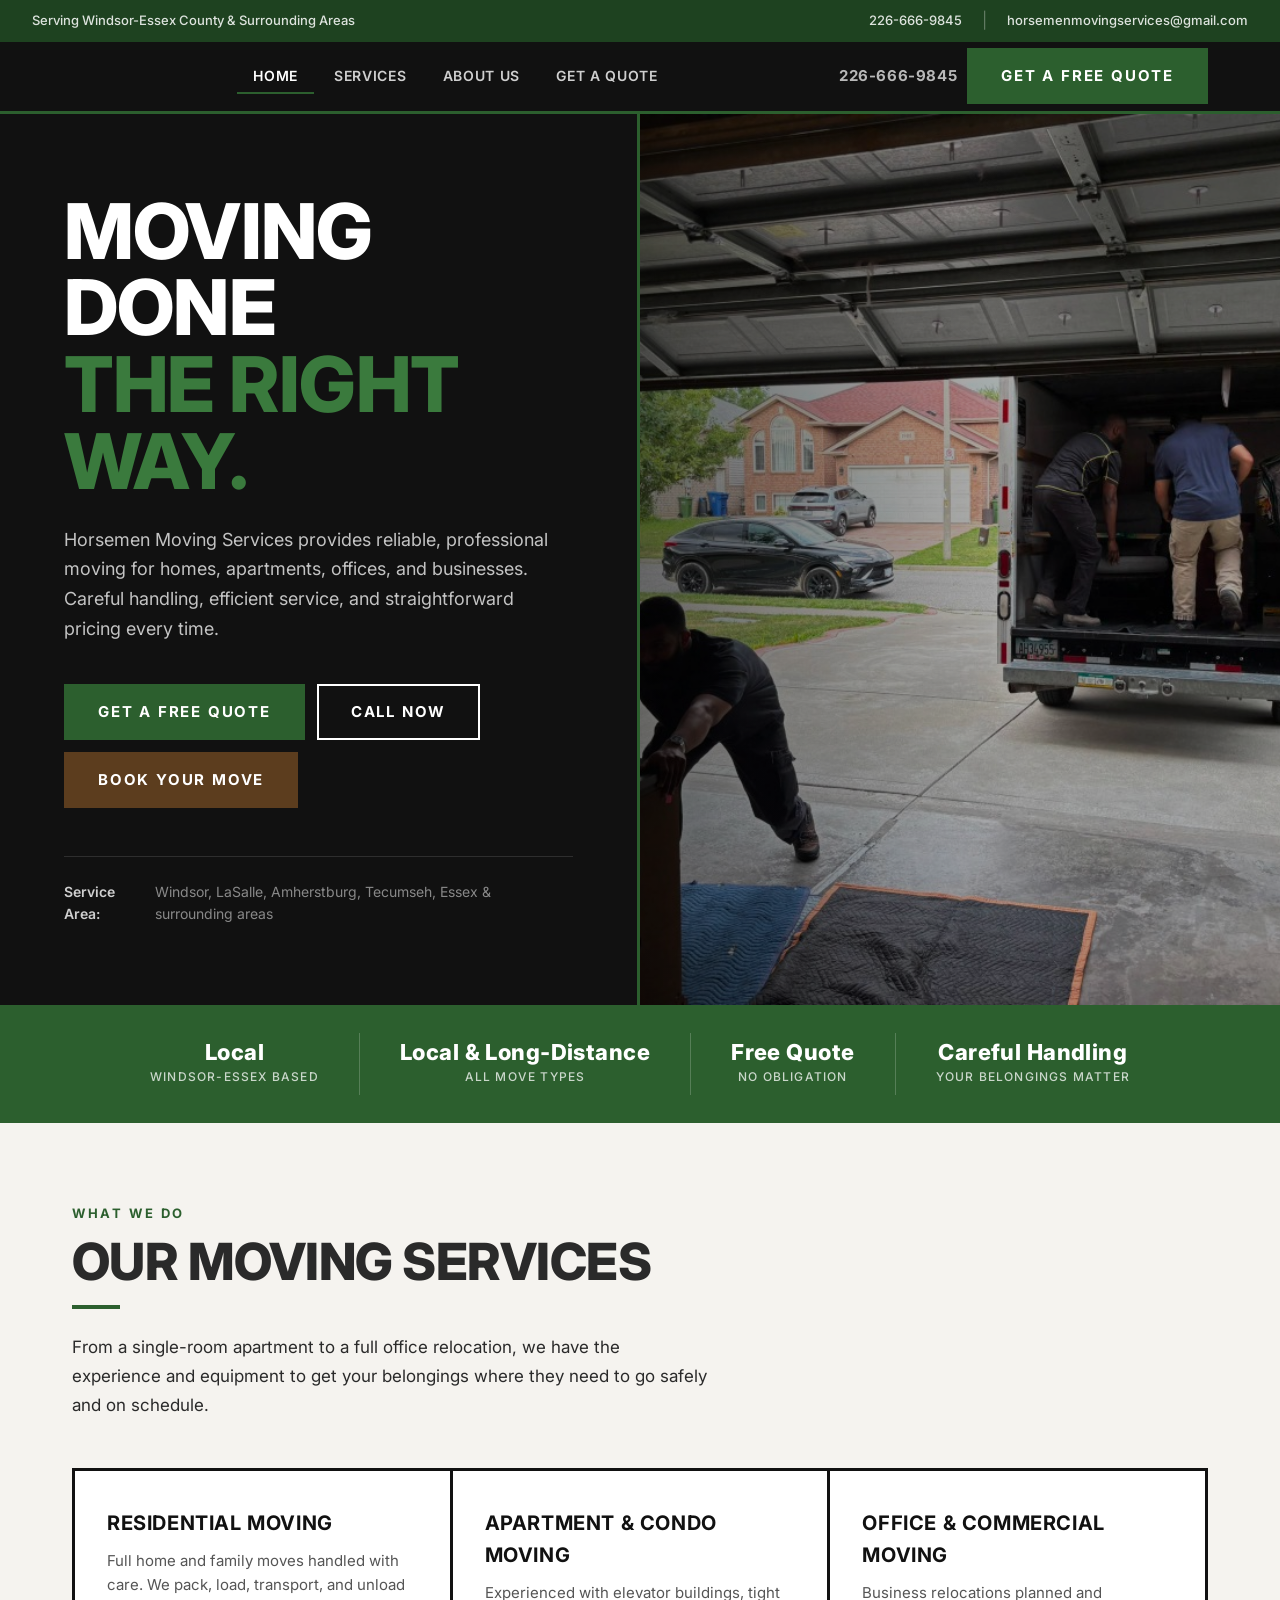
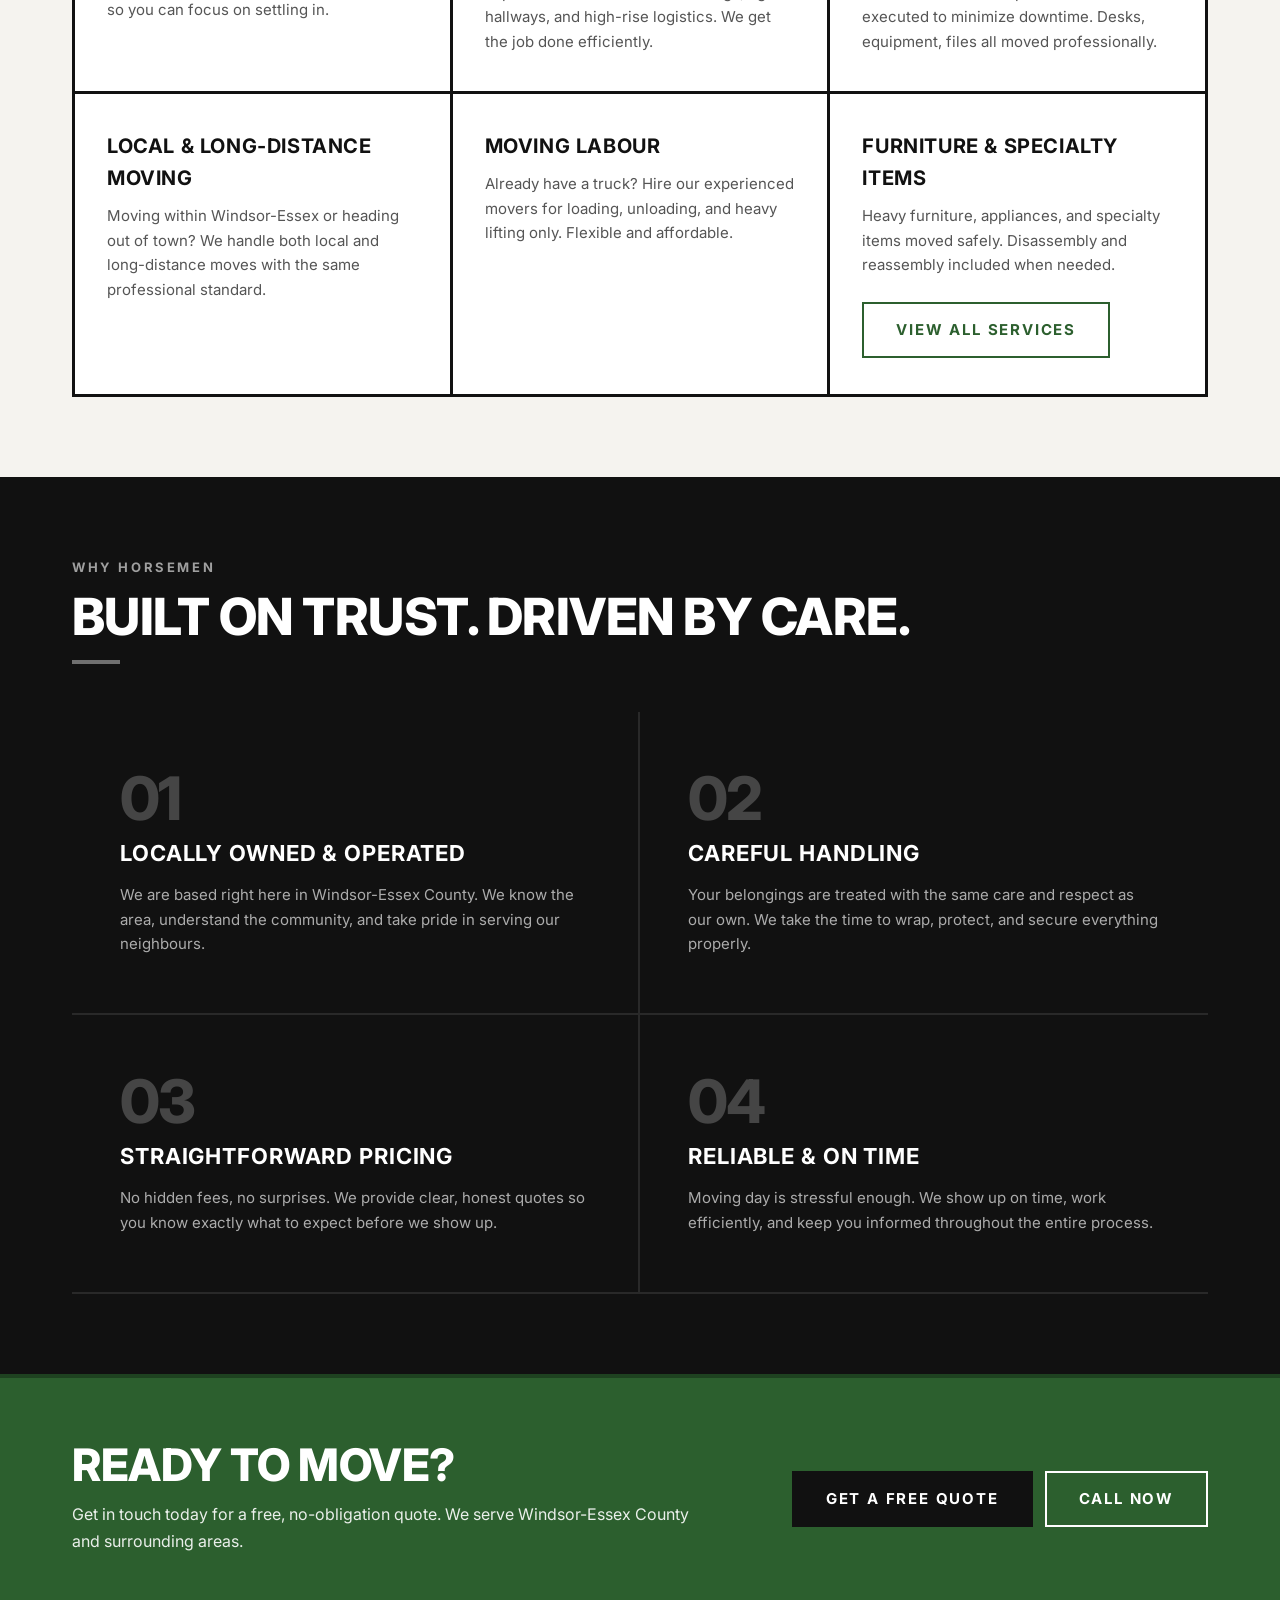
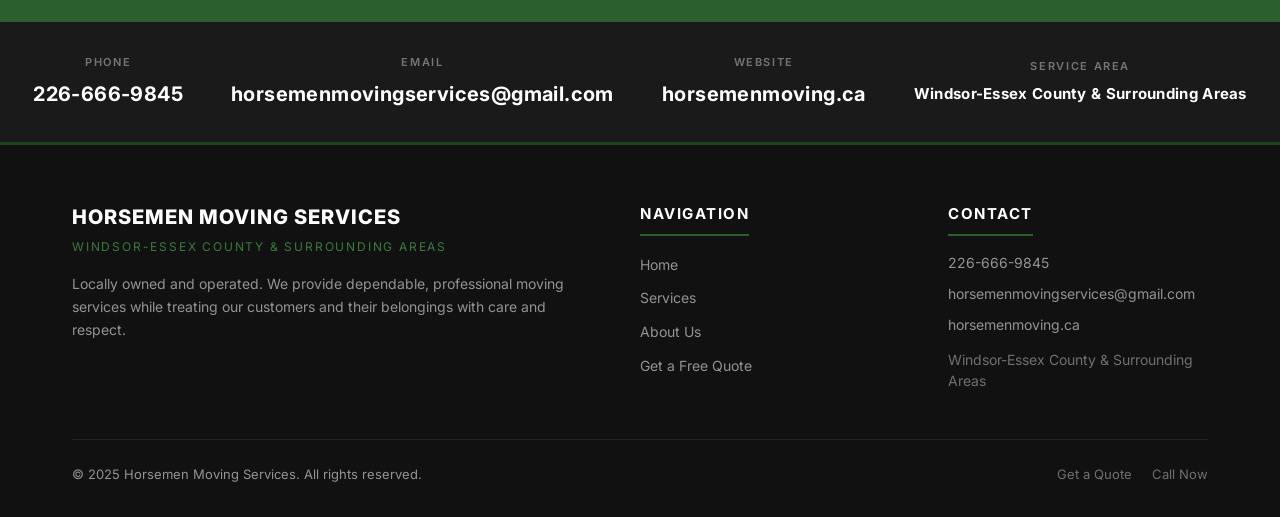
<file: index.html>
﻿<!DOCTYPE html>
<html lang="en">
<head>
  <meta charset="UTF-8" />
  <meta name="viewport" content="width=device-width, initial-scale=1.0" />
  <title>Horsemen Moving Services | Windsor-Essex County Movers</title>
  <meta name="description" content="Horsemen Moving Services provides reliable, professional moving services for homes, apartments, offices, and businesses in Windsor-Essex County and surrounding areas. Get a free quote today." />
  <link rel="stylesheet" href="style.css" />
</head>
<body>

  <!-- TOP BAR -->
  <div class="topbar">
    <div style="display:flex;gap:24px;align-items:center;flex-wrap:wrap;">
      <span class="topbar__item">Serving Windsor-Essex County &amp; Surrounding Areas</span>
    </div>
    <div style="display:flex;gap:20px;align-items:center;flex-wrap:wrap;">
      <span class="topbar__item"><a href="tel:2266669845">226-666-9845</a></span>
      <span class="topbar__sep">|</span>
      <span class="topbar__item"><a href="mailto:horsemenmovingservices@gmail.com">horsemenmovingservices@gmail.com</a></span>
    </div>
  </div>

  <!-- NAVIGATION -->
  <nav class="nav" id="main-nav">
    <div class="nav__inner">
      <a href="index.html" class="nav__logo" aria-label="Horsemen Moving Services Home">
        </a>

      <ul class="nav__links" role="list">
        <li><a href="index.html" class="nav__link active">Home</a></li>
        <li><a href="services.html" class="nav__link">Services</a></li>
        <li><a href="about.html" class="nav__link">About Us</a></li>
        <li><a href="quote.html" class="nav__link">Get a Quote</a></li>
      </ul>

      <div class="nav__cta">
        <a href="tel:2266669845" class="nav__phone">226-666-9845</a>
        <a href="quote.html" class="btn btn--green">Get a Free Quote</a>
      </div>

      <button class="nav__hamburger" id="hamburger" aria-label="Open menu" aria-expanded="false">
        <span></span><span></span><span></span>
      </button>
    </div>

    <div class="nav__mobile" id="mobile-menu" role="navigation">
      <a href="index.html" class="nav__link active">Home</a>
      <a href="services.html" class="nav__link">Services</a>
      <a href="about.html" class="nav__link">About Us</a>
      <a href="quote.html" class="nav__link">Get a Quote</a>
      <a href="quote.html" class="btn btn--green">Get a Free Quote</a>
      <a href="tel:2266669845" class="btn btn--outline-white">Call Now: 226-666-9845</a>
    </div>
  </nav>

  <!-- HERO -->
  <section class="hero" aria-label="Hero">
    <div class="hero__content">

      <h1 class="hero__title">
        Moving Done<br><em>The Right Way.</em>
      </h1>
      <p class="hero__body">
        Horsemen Moving Services provides reliable, professional moving for homes, apartments, offices, and businesses. Careful handling, efficient service, and straightforward pricing every time.
      </p>
      <div class="hero__buttons">
        <a href="quote.html" class="btn btn--green">Get a Free Quote</a>
        <a href="tel:2266669845" class="btn btn--outline-white">Call Now</a>
        <a href="quote.html" class="btn btn--brown">Book Your Move</a>
      </div>
      <div class="hero__area">
        <strong>Service Area:</strong> Windsor, LaSalle, Amherstburg, Tecumseh, Essex &amp; surrounding areas
      </div>
    </div>
    <div class="hero__image">
      <img src="hero.jpg" alt="Professional movers loading a moving truck" />
      <div class="hero__image-overlay"></div>
    </div>
  </section>

  <!-- TRUST BAR -->
  <div class="trust-bar" aria-label="Company highlights">
    <div class="trust-bar__inner">
      <div class="trust-bar__item">
        <span class="trust-bar__label">Local</span>
        <span class="trust-bar__sub">Windsor-Essex Based</span>
      </div>
      <div class="trust-bar__item">
        <span class="trust-bar__label">Local &amp; Long-Distance</span>
        <span class="trust-bar__sub">All Move Types</span>
      </div>
      <div class="trust-bar__item">
        <span class="trust-bar__label">Free Quote</span>
        <span class="trust-bar__sub">No Obligation</span>
      </div>
      <div class="trust-bar__item">
        <span class="trust-bar__label">Careful Handling</span>
        <span class="trust-bar__sub">Your Belongings Matter</span>
      </div>
    </div>
  </div>

  <!-- SERVICES OVERVIEW -->
  <section class="section section--offwhite" aria-labelledby="services-heading">
    <div class="container">
      <span class="section-label section-label--green">What We Do</span>
      <h2 class="section-title" id="services-heading">Our Moving Services</h2>
      <div class="divider"></div>
      <p class="section-body" style="margin-bottom:48px;">
        From a single-room apartment to a full office relocation, we have the experience and equipment to get your belongings where they need to go safely and on schedule.
      </p>

      <div class="services-grid">

        <div class="service-card">
          <h3 class="service-card__title">Residential Moving</h3>
          <p class="service-card__body">Full home and family moves handled with care. We pack, load, transport, and unload so you can focus on settling in.</p>
        </div>

        <div class="service-card">
          <h3 class="service-card__title">Apartment &amp; Condo Moving</h3>
          <p class="service-card__body">Experienced with elevator buildings, tight hallways, and high-rise logistics. We get the job done efficiently.</p>
        </div>

        <div class="service-card">
          <h3 class="service-card__title">Office &amp; Commercial Moving</h3>
          <p class="service-card__body">Business relocations planned and executed to minimize downtime. Desks, equipment, files all moved professionally.</p>
        </div>

        <div class="service-card">
          <h3 class="service-card__title">Local &amp; Long-Distance Moving</h3>
          <p class="service-card__body">Moving within Windsor-Essex or heading out of town? We handle both local and long-distance moves with the same professional standard.</p>
        </div>

        <div class="service-card">
          <h3 class="service-card__title">Moving Labour</h3>
          <p class="service-card__body">Already have a truck? Hire our experienced movers for loading, unloading, and heavy lifting only. Flexible and affordable.</p>
        </div>

        <div class="service-card" style="display:flex;flex-direction:column;justify-content:space-between;">
          <div>
            <h3 class="service-card__title">Furniture &amp; Specialty Items</h3>
            <p class="service-card__body">Heavy furniture, appliances, and specialty items moved safely. Disassembly and reassembly included when needed.</p>
          </div>
          <div style="margin-top:24px;">
            <a href="services.html" class="btn btn--outline-green">View All Services</a>
          </div>
        </div>

      </div>
    </div>
  </section>

  <!-- WHY CHOOSE US -->
  <section class="section section--dark" aria-labelledby="why-heading">
    <div class="container">
      <span class="section-label section-label--light">Why Horsemen</span>
      <h2 class="section-title" id="why-heading">Built on Trust. Driven by Care.</h2>
      <div class="divider divider--white" style="margin-bottom:48px;"></div>

      <div class="features">
        <div class="feature-block">
          <div class="feature-block__num">01</div>
          <h3 class="feature-block__title">Locally Owned &amp; Operated</h3>
          <p class="feature-block__body">We are based right here in Windsor-Essex County. We know the area, understand the community, and take pride in serving our neighbours.</p>
        </div>
        <div class="feature-block">
          <div class="feature-block__num">02</div>
          <h3 class="feature-block__title">Careful Handling</h3>
          <p class="feature-block__body">Your belongings are treated with the same care and respect as our own. We take the time to wrap, protect, and secure everything properly.</p>
        </div>
        <div class="feature-block">
          <div class="feature-block__num">03</div>
          <h3 class="feature-block__title">Straightforward Pricing</h3>
          <p class="feature-block__body">No hidden fees, no surprises. We provide clear, honest quotes so you know exactly what to expect before we show up.</p>
        </div>
        <div class="feature-block">
          <div class="feature-block__num">04</div>
          <h3 class="feature-block__title">Reliable &amp; On Time</h3>
          <p class="feature-block__body">Moving day is stressful enough. We show up on time, work efficiently, and keep you informed throughout the entire process.</p>
        </div>
      </div>
    </div>
  </section>

  <!-- CTA BAND -->
  <div class="cta-band">
    <div class="container">
      <div class="cta-band__inner">
        <div class="cta-band__text">
          <h2 class="section-title">Ready to Move?</h2>
          <p class="section-body">Get in touch today for a free, no-obligation quote. We serve Windsor-Essex County and surrounding areas.</p>
        </div>
        <div class="cta-band__buttons">
          <a href="quote.html" class="btn btn--black">Get a Free Quote</a>
          <a href="tel:2266669845" class="btn btn--outline-white">Call Now</a>
        </div>
      </div>
    </div>
  </div>

  <!-- CONTACT STRIP -->
  <div class="contact-strip">
    <div class="contact-strip__inner">
      <div class="contact-item">
        <span class="contact-item__label">Phone</span>
        <span class="contact-item__value"><a href="tel:2266669845">226-666-9845</a></span>
      </div>
      <div class="contact-item">
        <span class="contact-item__label">Email</span>
        <span class="contact-item__value"><a href="mailto:horsemenmovingservices@gmail.com">horsemenmovingservices@gmail.com</a></span>
      </div>
      <div class="contact-item">
        <span class="contact-item__label">Website</span>
        <span class="contact-item__value"><a href="https://horsemenmoving.ca" target="_blank" rel="noopener">horsemenmoving.ca</a></span>
      </div>
      <div class="contact-item">
        <span class="contact-item__label">Service Area</span>
        <span class="contact-item__value" style="font-size:15px;">Windsor-Essex County &amp; Surrounding Areas</span>
      </div>
    </div>
  </div>

  <!-- FOOTER -->
  <footer class="footer">
    <div class="container">
      <div class="footer__grid">
        <div class="footer__brand">
        <div class="footer__brand-name">Horsemen Moving Services</div>
          <div class="footer__brand-sub">Windsor-Essex County &amp; Surrounding Areas</div>
          <p class="footer__brand-body">
            Locally owned and operated. We provide dependable, professional moving services while treating our customers and their belongings with care and respect.
          </p>
        </div>

        <div>
          <span class="footer__col-title">Navigation</span>
          <ul class="footer__links">
            <li><a href="index.html">Home</a></li>
            <li><a href="services.html">Services</a></li>
            <li><a href="about.html">About Us</a></li>
            <li><a href="quote.html">Get a Free Quote</a></li>
          </ul>
        </div>

        <div>
          <span class="footer__col-title">Contact</span>
          <ul class="footer__contact-list">
            <li class="footer__contact-item"><a href="tel:2266669845">226-666-9845</a></li>
            <li class="footer__contact-item"><a href="mailto:horsemenmovingservices@gmail.com">horsemenmovingservices@gmail.com</a></li>
            <li class="footer__contact-item"><a href="https://horsemenmoving.ca" target="_blank" rel="noopener">horsemenmoving.ca</a></li>
            <li class="footer__contact-item" style="margin-top:4px;color:rgba(255,255,255,0.4);">Windsor-Essex County &amp; Surrounding Areas</li>
          </ul>
        </div>
      </div>

      <div class="footer__bottom">
        <span class="footer__copy">&copy; 2025 Horsemen Moving Services. All rights reserved.</span>
        <div class="footer__bottom-links">
          <a href="quote.html">Get a Quote</a>
          <a href="tel:2266669845">Call Now</a>
        </div>
      </div>
    </div>
  </footer>

  <script>
    // Mobile navigation toggle
    const hamburger = document.getElementById('hamburger');
    const mobileMenu = document.getElementById('mobile-menu');

    hamburger.addEventListener('click', function () {
      const isOpen = mobileMenu.classList.toggle('open');
      hamburger.setAttribute('aria-expanded', isOpen ? 'true' : 'false');
    });

    // Close mobile menu on outside click
    document.addEventListener('click', function (e) {
      if (!hamburger.contains(e.target) && !mobileMenu.contains(e.target)) {
        mobileMenu.classList.remove('open');
        hamburger.setAttribute('aria-expanded', 'false');
      }
    });
  </script>

</body>
</html>
</file>
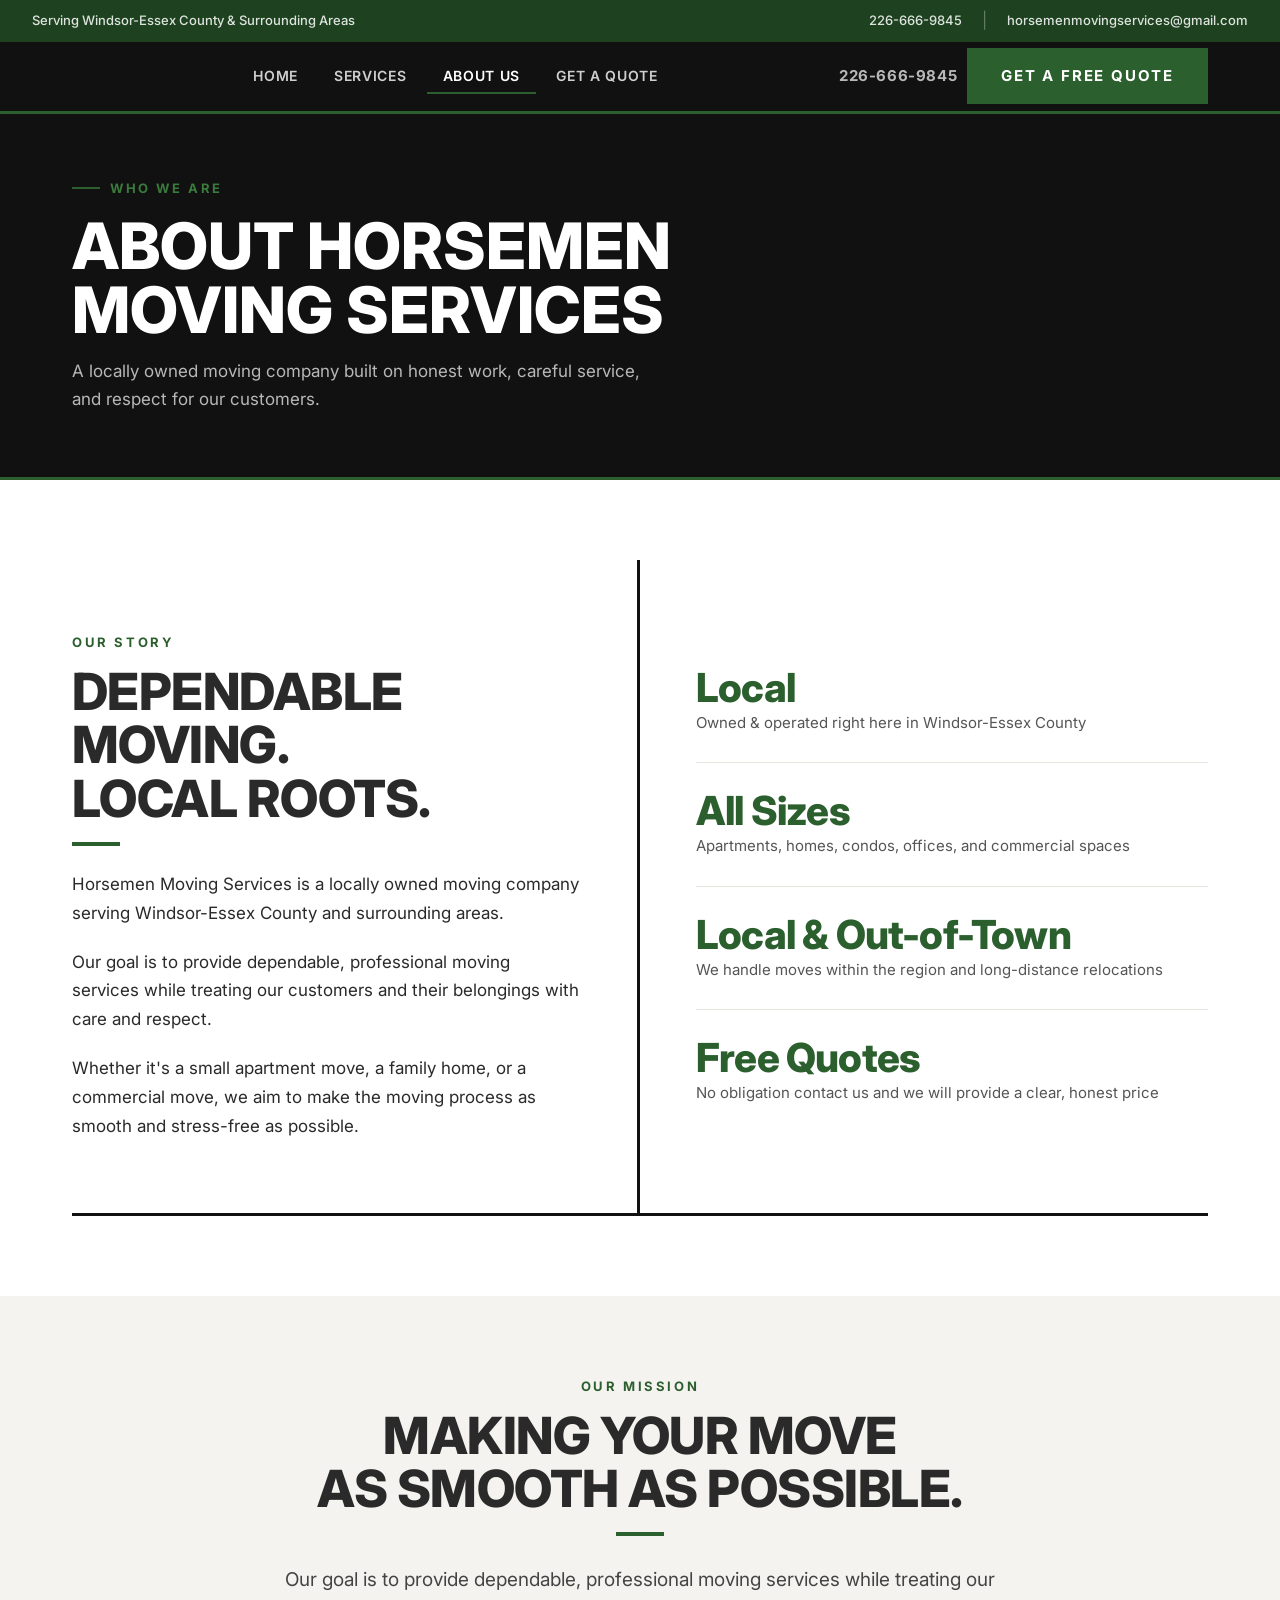
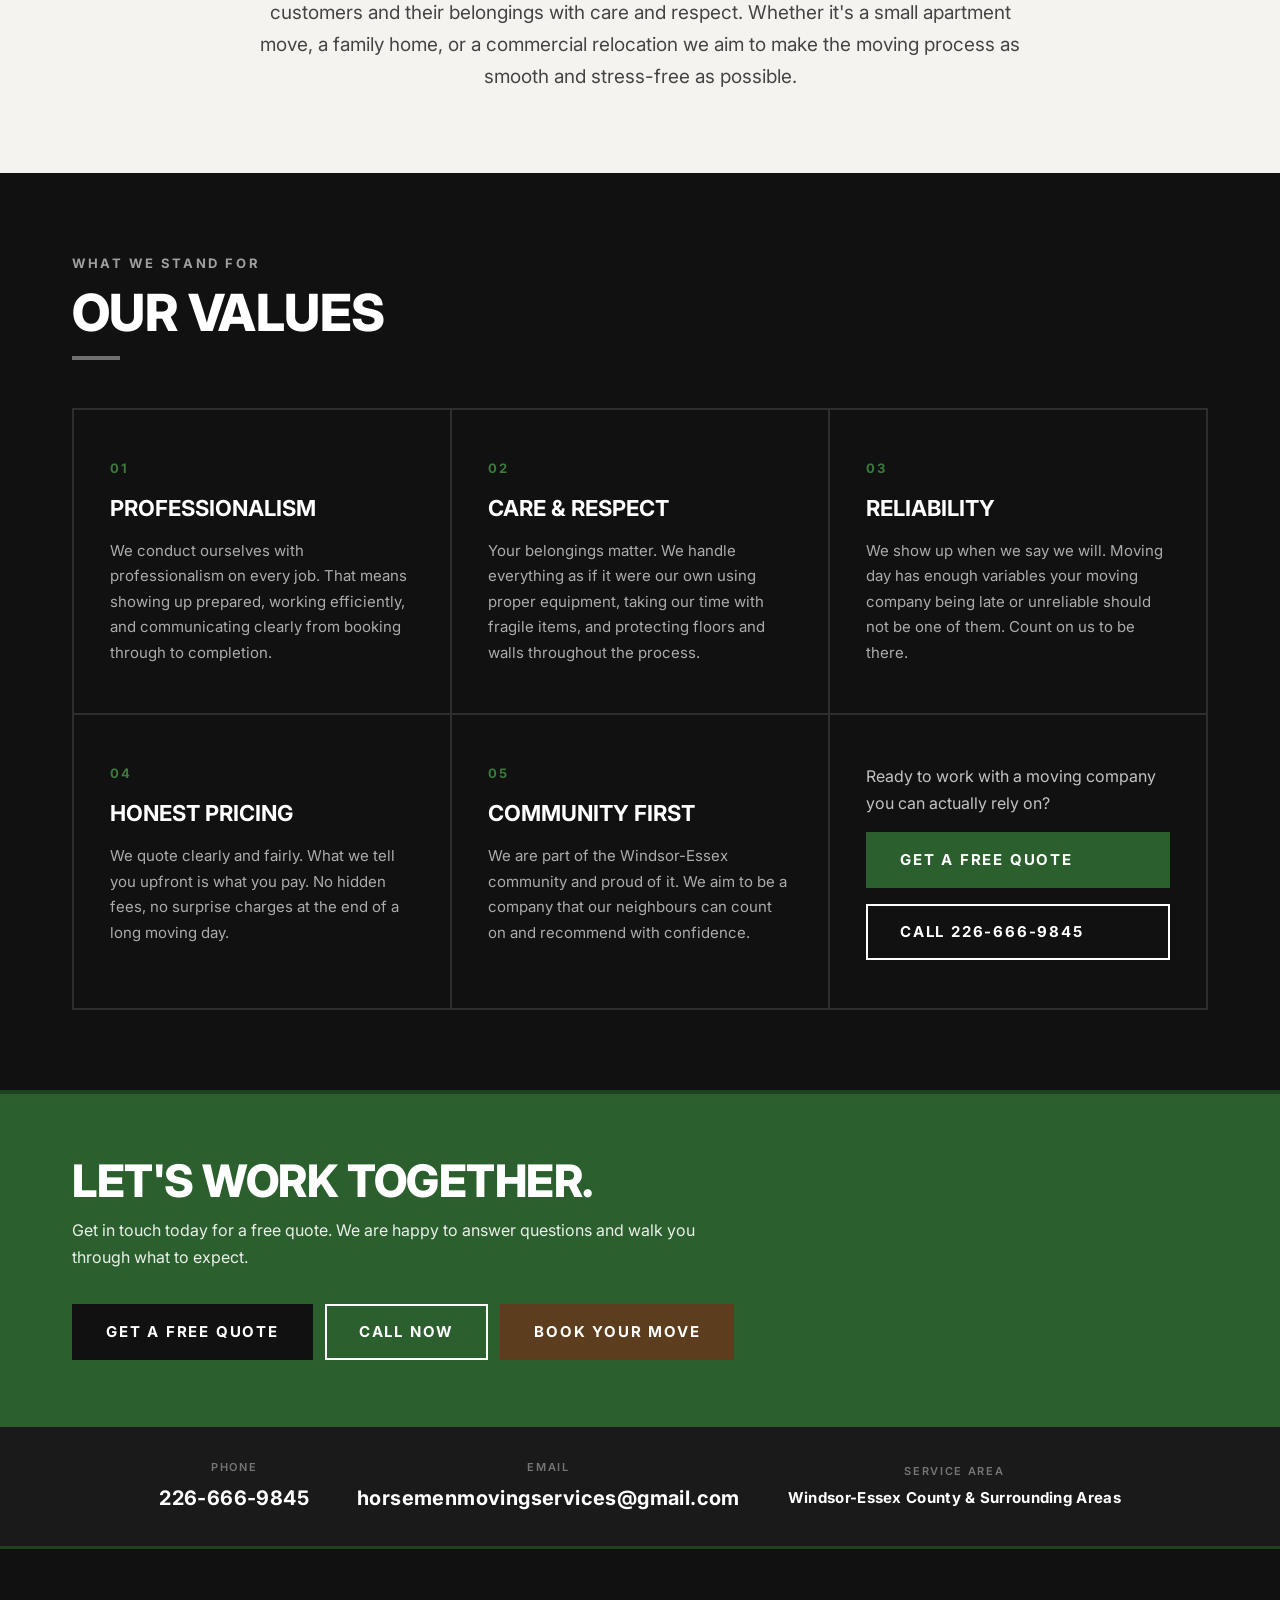
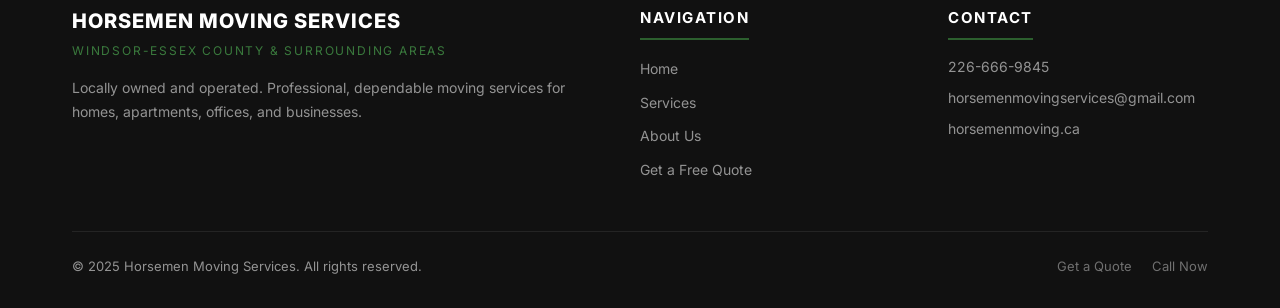
<file: about.html>
﻿<!DOCTYPE html>
<html lang="en">
<head>
  <meta charset="UTF-8" />
  <meta name="viewport" content="width=device-width, initial-scale=1.0" />
  <title>About Us | Horsemen Moving Services</title>
  <meta name="description" content="Horsemen Moving Services is a locally owned moving company serving Windsor-Essex County. Learn about our values and commitment to professional, dependable service." />
  <link rel="stylesheet" href="style.css" />
  <style>
    /* About page specific additions */
    .about-intro {
      display: grid;
      grid-template-columns: 1fr 1fr;
      gap: 0;
      border-bottom: 3px solid var(--black);
    }

    .about-intro__content {
      padding: 72px 56px 72px 0;
      border-right: 3px solid var(--black);
    }

    .about-intro__aside {
      padding: 72px 0 72px 56px;
      display: flex;
      flex-direction: column;
      justify-content: center;
    }

    .about-stat {
      padding: 28px 0;
      border-bottom: 1px solid var(--light-gray);
    }

    .about-stat:last-child {
      border-bottom: none;
    }

    .about-stat__value {
      font-family: var(--font-cond);
      font-size: 40px;
      font-weight: 800;
      color: var(--green);
      line-height: 1;
      letter-spacing: -0.02em;
      margin-bottom: 4px;
    }

    .about-stat__label {
      font-size: 15px;
      color: #555;
      line-height: 1.5;
    }

    .values-row {
      display: grid;
      grid-template-columns: repeat(3, 1fr);
      gap: 0;
      border-top: 2px solid rgba(255,255,255,0.12);
      border-left: 2px solid rgba(255,255,255,0.12);
    }

    .value-block {
      padding: 48px 36px;
      border-right: 2px solid rgba(255,255,255,0.12);
      border-bottom: 2px solid rgba(255,255,255,0.12);
    }

    .value-block__label {
      font-family: var(--font-cond);
      font-size: 13px;
      font-weight: 700;
      letter-spacing: 0.18em;
      text-transform: uppercase;
      color: var(--green-light);
      margin-bottom: 12px;
    }

    .value-block__title {
      font-family: var(--font-cond);
      font-size: 22px;
      font-weight: 700;
      text-transform: uppercase;
      color: var(--white);
      margin-bottom: 12px;
    }

    .value-block__body {
      font-size: 15px;
      line-height: 1.7;
      color: rgba(255,255,255,0.65);
    }

    @media (max-width: 1024px) {
      .about-intro {
        grid-template-columns: 1fr;
      }
      .about-intro__content {
        padding: 56px 0;
        border-right: none;
        border-bottom: 2px solid var(--light-gray);
      }
      .about-intro__aside {
        padding: 48px 0;
      }
      .values-row {
        grid-template-columns: 1fr 1fr;
      }
    }

    @media (max-width: 768px) {
      .values-row {
        grid-template-columns: 1fr;
      }
    }
  </style>
</head>
<body>

  <!-- TOP BAR -->
  <div class="topbar">
    <div style="display:flex;gap:24px;align-items:center;flex-wrap:wrap;">
      <span class="topbar__item">Serving Windsor-Essex County &amp; Surrounding Areas</span>
    </div>
    <div style="display:flex;gap:20px;align-items:center;flex-wrap:wrap;">
      <span class="topbar__item"><a href="tel:2266669845">226-666-9845</a></span>
      <span class="topbar__sep">|</span>
      <span class="topbar__item"><a href="mailto:horsemenmovingservices@gmail.com">horsemenmovingservices@gmail.com</a></span>
    </div>
  </div>

  <!-- NAVIGATION -->
  <nav class="nav" id="main-nav">
    <div class="nav__inner">
      <a href="index.html" class="nav__logo" aria-label="Horsemen Moving Services Home">
        </a>
      <ul class="nav__links" role="list">
        <li><a href="index.html" class="nav__link">Home</a></li>
        <li><a href="services.html" class="nav__link">Services</a></li>
        <li><a href="about.html" class="nav__link active">About Us</a></li>
        <li><a href="quote.html" class="nav__link">Get a Quote</a></li>
      </ul>
      <div class="nav__cta">
        <a href="tel:2266669845" class="nav__phone">226-666-9845</a>
        <a href="quote.html" class="btn btn--green">Get a Free Quote</a>
      </div>
      <button class="nav__hamburger" id="hamburger" aria-label="Open menu" aria-expanded="false">
        <span></span><span></span><span></span>
      </button>
    </div>
    <div class="nav__mobile" id="mobile-menu" role="navigation">
      <a href="index.html" class="nav__link">Home</a>
      <a href="services.html" class="nav__link">Services</a>
      <a href="about.html" class="nav__link active">About Us</a>
      <a href="quote.html" class="nav__link">Get a Quote</a>
      <a href="quote.html" class="btn btn--green">Get a Free Quote</a>
      <a href="tel:2266669845" class="btn btn--outline-white">Call Now: 226-666-9845</a>
    </div>
  </nav>

  <!-- PAGE HERO -->
  <section class="page-hero">
    <div class="container">
      <span class="page-hero__eyebrow">Who We Are</span>
      <h1 class="page-hero__title">About Horsemen<br>Moving Services</h1>
      <p class="page-hero__body">
        A locally owned moving company built on honest work, careful service, and respect for our customers.
      </p>
    </div>
  </section>

  <!-- ABOUT INTRO -->
  <section class="section">
    <div class="container">
      <div class="about-intro">

        <div class="about-intro__content">
          <span class="section-label section-label--green">Our Story</span>
          <h2 class="section-title">Dependable Moving.<br>Local Roots.</h2>
          <div class="divider"></div>
          <p class="section-body" style="margin-bottom:20px;">
            Horsemen Moving Services is a locally owned moving company serving Windsor-Essex County and surrounding areas.
          </p>
          <p class="section-body" style="margin-bottom:20px;">
            Our goal is to provide dependable, professional moving services while treating our customers and their belongings with care and respect.
          </p>
          <p class="section-body">
            Whether it's a small apartment move, a family home, or a commercial move, we aim to make the moving process as smooth and stress-free as possible.
          </p>
        </div>

        <div class="about-intro__aside">
          <div class="about-stat">
            <div class="about-stat__value">Local</div>
            <div class="about-stat__label">Owned &amp; operated right here in Windsor-Essex County</div>
          </div>
          <div class="about-stat">
            <div class="about-stat__value">All Sizes</div>
            <div class="about-stat__label">Apartments, homes, condos, offices, and commercial spaces</div>
          </div>
          <div class="about-stat">
            <div class="about-stat__value">Local &amp; Out-of-Town</div>
            <div class="about-stat__label">We handle moves within the region and long-distance relocations</div>
          </div>
          <div class="about-stat">
            <div class="about-stat__value">Free Quotes</div>
            <div class="about-stat__label">No obligation contact us and we will provide a clear, honest price</div>
          </div>
        </div>

      </div>
    </div>
  </section>

  <!-- MISSION -->
  <section class="section section--offwhite" aria-labelledby="mission-heading">
    <div class="container">
      <div style="max-width:760px;margin:0 auto;text-align:center;">
        <span class="section-label section-label--green" style="display:block;text-align:center;">Our Mission</span>
        <h2 class="section-title" id="mission-heading" style="text-align:center;">
          Making Your Move<br>As Smooth As Possible.
        </h2>
        <div class="divider" style="margin:16px auto 28px;"></div>
        <p style="font-size:19px;line-height:1.7;color:#444;text-align:center;">
          Our goal is to provide dependable, professional moving services while treating our customers and their belongings with care and respect. Whether it's a small apartment move, a family home, or a commercial relocation we aim to make the moving process as smooth and stress-free as possible.
        </p>
      </div>
    </div>
  </section>

  <!-- VALUES -->
  <section class="section section--dark" aria-labelledby="values-heading">
    <div class="container">
      <span class="section-label section-label--light">What We Stand For</span>
      <h2 class="section-title" id="values-heading">Our Values</h2>
      <div class="divider divider--white" style="margin-bottom:48px;"></div>

      <div class="values-row">
        <div class="value-block">
          <div class="value-block__label">01</div>
          <h3 class="value-block__title">Professionalism</h3>
          <p class="value-block__body">We conduct ourselves with professionalism on every job. That means showing up prepared, working efficiently, and communicating clearly from booking through to completion.</p>
        </div>
        <div class="value-block">
          <div class="value-block__label">02</div>
          <h3 class="value-block__title">Care &amp; Respect</h3>
          <p class="value-block__body">Your belongings matter. We handle everything as if it were our own using proper equipment, taking our time with fragile items, and protecting floors and walls throughout the process.</p>
        </div>
        <div class="value-block">
          <div class="value-block__label">03</div>
          <h3 class="value-block__title">Reliability</h3>
          <p class="value-block__body">We show up when we say we will. Moving day has enough variables your moving company being late or unreliable should not be one of them. Count on us to be there.</p>
        </div>
        <div class="value-block">
          <div class="value-block__label">04</div>
          <h3 class="value-block__title">Honest Pricing</h3>
          <p class="value-block__body">We quote clearly and fairly. What we tell you upfront is what you pay. No hidden fees, no surprise charges at the end of a long moving day.</p>
        </div>
        <div class="value-block">
          <div class="value-block__label">05</div>
          <h3 class="value-block__title">Community First</h3>
          <p class="value-block__body">We are part of the Windsor-Essex community and proud of it. We aim to be a company that our neighbours can count on and recommend with confidence.</p>
        </div>
        <div class="value-block" style="display:flex;flex-direction:column;justify-content:center;gap:16px;">
          <p style="font-size:16px;color:rgba(255,255,255,0.75);line-height:1.65;">Ready to work with a moving company you can actually rely on?</p>
          <a href="quote.html" class="btn btn--green">Get a Free Quote</a>
          <a href="tel:2266669845" class="btn btn--outline-white">Call 226-666-9845</a>
        </div>
      </div>
    </div>
  </section>

  <!-- CTA BAND -->
  <div class="cta-band">
    <div class="container">
      <div class="cta-band__inner">
        <div class="cta-band__text">
          <h2 class="section-title">Let's Work Together.</h2>
          <p class="section-body">Get in touch today for a free quote. We are happy to answer questions and walk you through what to expect.</p>
        </div>
        <div class="cta-band__buttons">
          <a href="quote.html" class="btn btn--black">Get a Free Quote</a>
          <a href="tel:2266669845" class="btn btn--outline-white">Call Now</a>
          <a href="quote.html" class="btn btn--brown">Book Your Move</a>
        </div>
      </div>
    </div>
  </div>

  <!-- CONTACT STRIP -->
  <div class="contact-strip">
    <div class="contact-strip__inner">
      <div class="contact-item">
        <span class="contact-item__label">Phone</span>
        <span class="contact-item__value"><a href="tel:2266669845">226-666-9845</a></span>
      </div>
      <div class="contact-item">
        <span class="contact-item__label">Email</span>
        <span class="contact-item__value"><a href="mailto:horsemenmovingservices@gmail.com">horsemenmovingservices@gmail.com</a></span>
      </div>
      <div class="contact-item">
        <span class="contact-item__label">Service Area</span>
        <span class="contact-item__value" style="font-size:15px;">Windsor-Essex County &amp; Surrounding Areas</span>
      </div>
    </div>
  </div>

  <!-- FOOTER -->
  <footer class="footer">
    <div class="container">
      <div class="footer__grid">
        <div class="footer__brand">
        <div class="footer__brand-name">Horsemen Moving Services</div>
          <div class="footer__brand-sub">Windsor-Essex County &amp; Surrounding Areas</div>
          <p class="footer__brand-body">Locally owned and operated. Professional, dependable moving services for homes, apartments, offices, and businesses.</p>
        </div>
        <div>
          <span class="footer__col-title">Navigation</span>
          <ul class="footer__links">
            <li><a href="index.html">Home</a></li>
            <li><a href="services.html">Services</a></li>
            <li><a href="about.html">About Us</a></li>
            <li><a href="quote.html">Get a Free Quote</a></li>
          </ul>
        </div>
        <div>
          <span class="footer__col-title">Contact</span>
          <ul class="footer__contact-list">
            <li class="footer__contact-item"><a href="tel:2266669845">226-666-9845</a></li>
            <li class="footer__contact-item"><a href="mailto:horsemenmovingservices@gmail.com">horsemenmovingservices@gmail.com</a></li>
            <li class="footer__contact-item"><a href="https://horsemenmoving.ca" target="_blank" rel="noopener">horsemenmoving.ca</a></li>
          </ul>
        </div>
      </div>
      <div class="footer__bottom">
        <span class="footer__copy">&copy; 2025 Horsemen Moving Services. All rights reserved.</span>
        <div class="footer__bottom-links">
          <a href="quote.html">Get a Quote</a>
          <a href="tel:2266669845">Call Now</a>
        </div>
      </div>
    </div>
  </footer>

  <script>
    const hamburger = document.getElementById('hamburger');
    const mobileMenu = document.getElementById('mobile-menu');
    hamburger.addEventListener('click', function () {
      const isOpen = mobileMenu.classList.toggle('open');
      hamburger.setAttribute('aria-expanded', isOpen ? 'true' : 'false');
    });
    document.addEventListener('click', function (e) {
      if (!hamburger.contains(e.target) && !mobileMenu.contains(e.target)) {
        mobileMenu.classList.remove('open');
        hamburger.setAttribute('aria-expanded', 'false');
      }
    });
  </script>

</body>
</html>
</file>
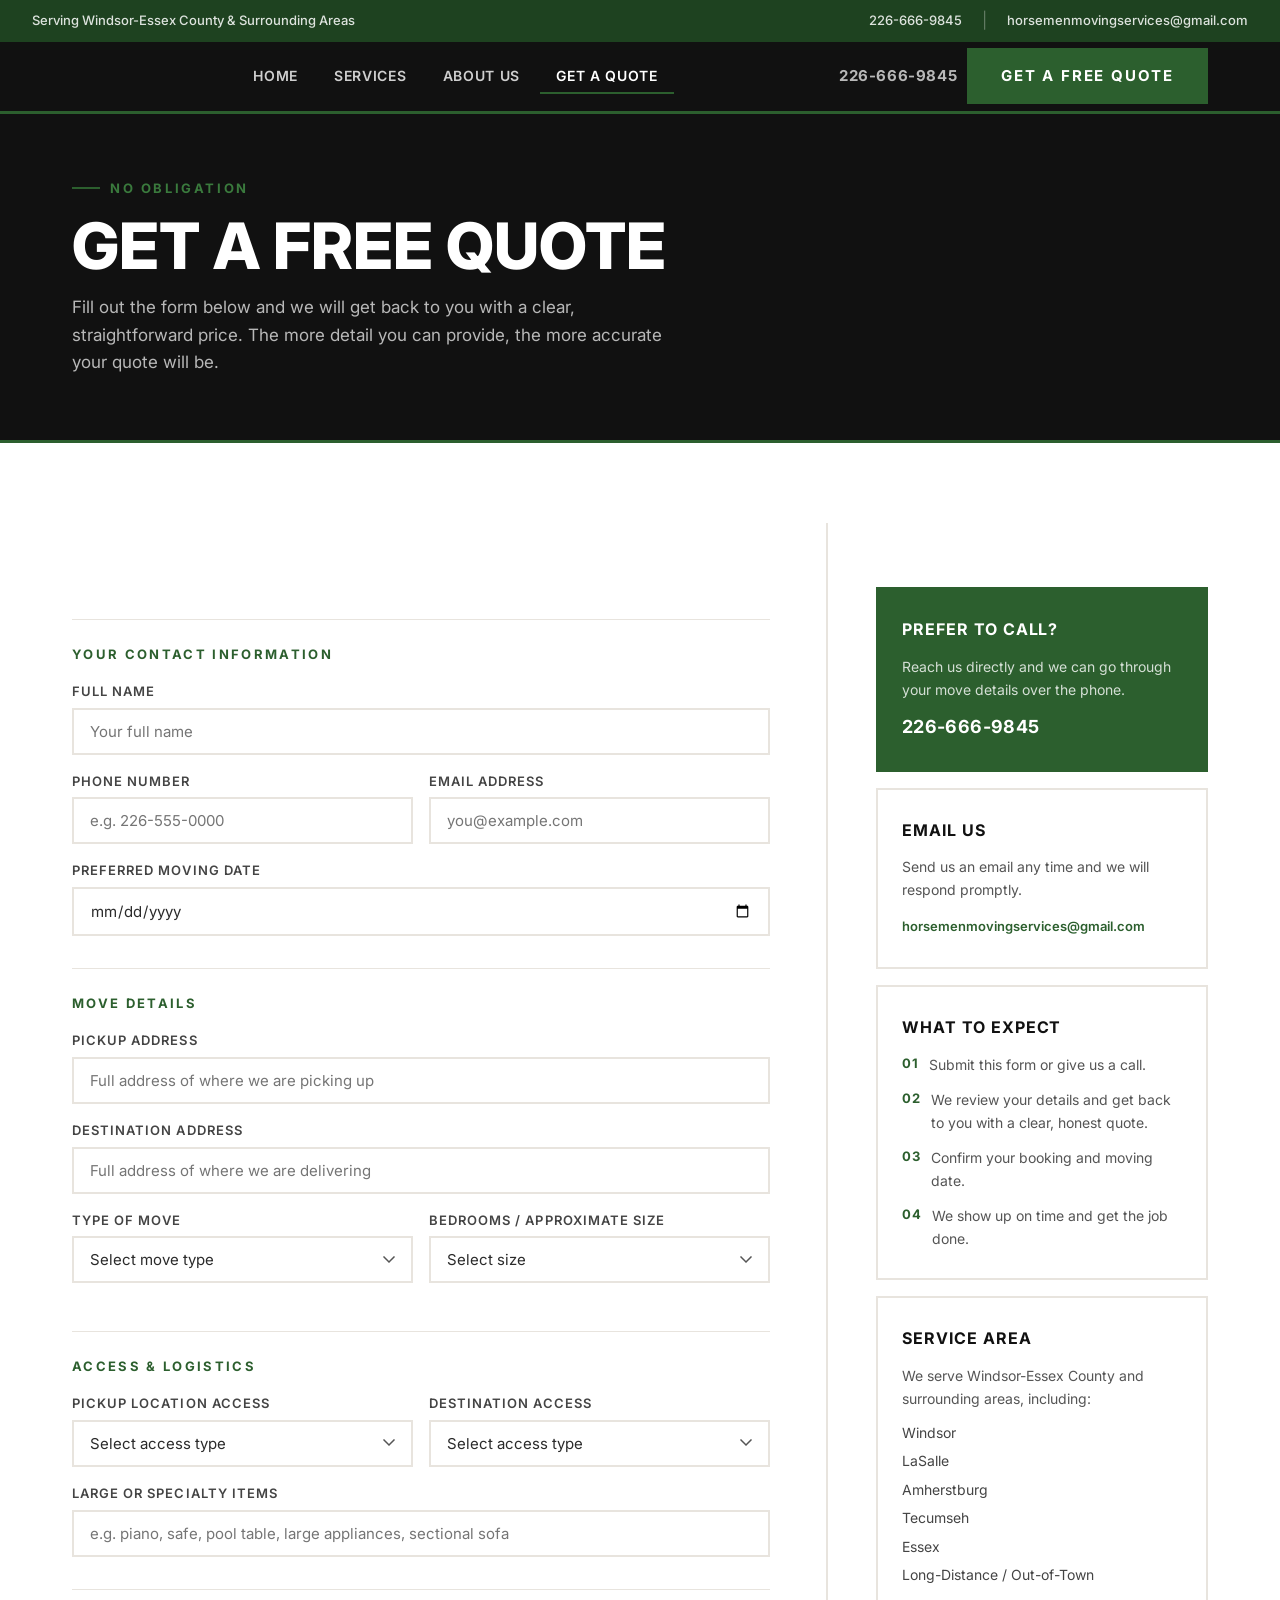
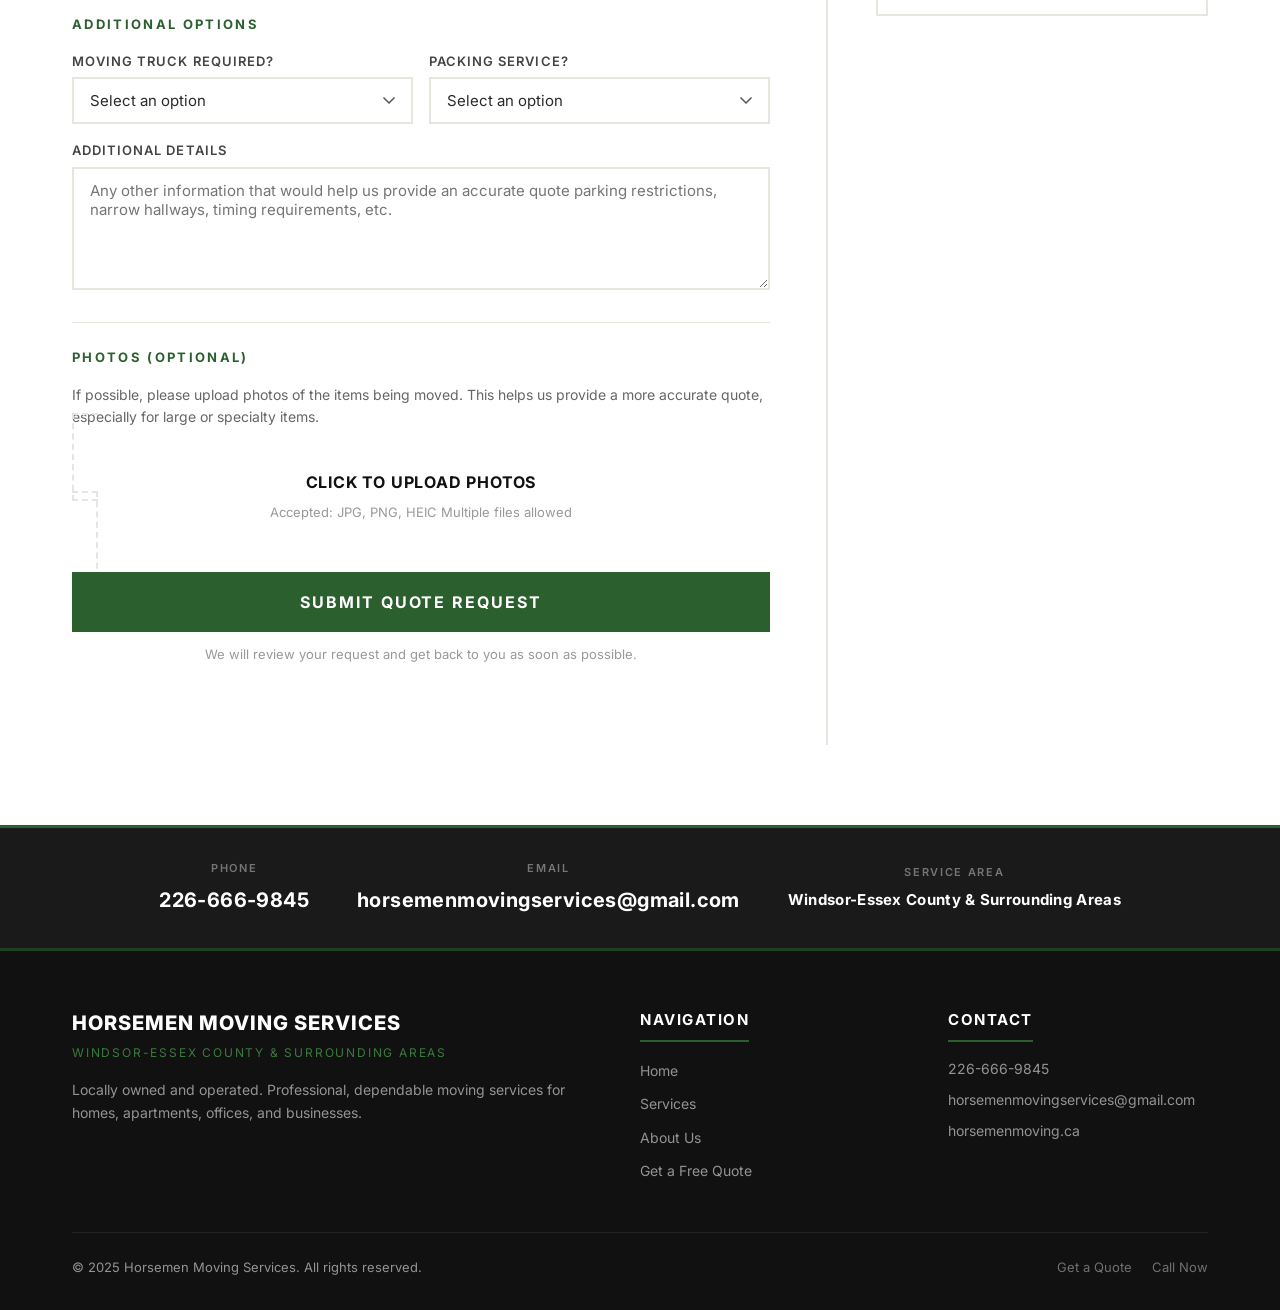
<file: quote.html>
﻿<!DOCTYPE html>
<html lang="en">
<head>
  <meta charset="UTF-8" />
  <meta name="viewport" content="width=device-width, initial-scale=1.0" />
  <title>Get a Free Quote | Horsemen Moving Services</title>
  <meta name="description" content="Request a free moving quote from Horsemen Moving Services. Tell us about your move and we will get back to you with a clear, honest price. Windsor-Essex County movers." />
  <link rel="stylesheet" href="style.css" />
  <style>
    .quote-page-layout {
      display: grid;
      grid-template-columns: 1fr 380px;
      gap: 0;
      align-items: start;
    }

    .quote-form-section {
      padding: 64px 56px 80px 0;
      border-right: 2px solid var(--light-gray);
    }

    .quote-sidebar-section {
      padding: 64px 0 80px 48px;
    }

    @media (max-width: 1024px) {
      .quote-page-layout {
        grid-template-columns: 1fr;
      }
      .quote-form-section {
        padding: 48px 0;
        border-right: none;
        border-bottom: 2px solid var(--light-gray);
      }
      .quote-sidebar-section {
        padding: 40px 0 56px;
      }
    }
  </style>
</head>
<body>

  <!-- TOP BAR -->
  <div class="topbar">
    <div style="display:flex;gap:24px;align-items:center;flex-wrap:wrap;">
      <span class="topbar__item">Serving Windsor-Essex County &amp; Surrounding Areas</span>
    </div>
    <div style="display:flex;gap:20px;align-items:center;flex-wrap:wrap;">
      <span class="topbar__item"><a href="tel:2266669845">226-666-9845</a></span>
      <span class="topbar__sep">|</span>
      <span class="topbar__item"><a href="mailto:horsemenmovingservices@gmail.com">horsemenmovingservices@gmail.com</a></span>
    </div>
  </div>

  <!-- NAVIGATION -->
  <nav class="nav" id="main-nav">
    <div class="nav__inner">
      <a href="index.html" class="nav__logo" aria-label="Horsemen Moving Services Home">
        </a>
      <ul class="nav__links" role="list">
        <li><a href="index.html" class="nav__link">Home</a></li>
        <li><a href="services.html" class="nav__link">Services</a></li>
        <li><a href="about.html" class="nav__link">About Us</a></li>
        <li><a href="quote.html" class="nav__link active">Get a Quote</a></li>
      </ul>
      <div class="nav__cta">
        <a href="tel:2266669845" class="nav__phone">226-666-9845</a>
        <a href="quote.html" class="btn btn--green">Get a Free Quote</a>
      </div>
      <button class="nav__hamburger" id="hamburger" aria-label="Open menu" aria-expanded="false">
        <span></span><span></span><span></span>
      </button>
    </div>
    <div class="nav__mobile" id="mobile-menu" role="navigation">
      <a href="index.html" class="nav__link">Home</a>
      <a href="services.html" class="nav__link">Services</a>
      <a href="about.html" class="nav__link">About Us</a>
      <a href="quote.html" class="nav__link active">Get a Quote</a>
      <a href="quote.html" class="btn btn--green">Get a Free Quote</a>
      <a href="tel:2266669845" class="btn btn--outline-white">Call Now: 226-666-9845</a>
    </div>
  </nav>

  <!-- PAGE HERO -->
  <section class="page-hero">
    <div class="container">
      <span class="page-hero__eyebrow">No Obligation</span>
      <h1 class="page-hero__title">Get a Free Quote</h1>
      <p class="page-hero__body">
        Fill out the form below and we will get back to you with a clear, straightforward price. The more detail you can provide, the more accurate your quote will be.
      </p>
    </div>
  </section>

  <!-- QUOTE FORM -->
  <section class="section">
    <div class="container">
      <div class="quote-page-layout">

        <!-- FORM -->
        <div class="quote-form-section">
          <form id="quote-form" name="quote" netlify enctype="multipart/form-data">
            <input type="hidden" name="form-name" value="quote" />

            <!-- CONTACT INFO -->
            <div class="form-section-title">Your Contact Information</div>

            <div class="form-group">
              <label for="full-name">Full Name</label>
              <input type="text" id="full-name" name="full_name" placeholder="Your full name" autocomplete="name" />
            </div>

            <div class="form-row">
              <div class="form-group">
                <label for="phone">Phone Number</label>
                <input type="tel" id="phone" name="phone" placeholder="e.g. 226-555-0000" autocomplete="tel" />
              </div>
              <div class="form-group">
                <label for="email">Email Address</label>
                <input type="email" id="email" name="email" placeholder="you@example.com" autocomplete="email" />
              </div>
            </div>

            <div class="form-group">
              <label for="moving-date">Preferred Moving Date</label>
              <input type="date" id="moving-date" name="moving_date" />
            </div>

            <!-- MOVE DETAILS -->
            <div class="form-section-title">Move Details</div>

            <div class="form-group">
              <label for="pickup-address">Pickup Address</label>
              <input type="text" id="pickup-address" name="pickup_address" placeholder="Full address of where we are picking up" autocomplete="street-address" />
            </div>

            <div class="form-group">
              <label for="destination-address">Destination Address</label>
              <input type="text" id="destination-address" name="destination_address" placeholder="Full address of where we are delivering" />
            </div>

            <div class="form-row">
              <div class="form-group">
                <label for="move-type">Type of Move</label>
                <select id="move-type" name="move_type">
                  <option value="" disabled selected>Select move type</option>
                  <option value="house">House</option>
                  <option value="apartment">Apartment</option>
                  <option value="condo">Condo</option>
                  <option value="office">Office / Commercial</option>
                  <option value="labour-only">Labour Only (I have a truck)</option>
                  <option value="other">Other</option>
                </select>
              </div>
              <div class="form-group">
                <label for="bedrooms">Bedrooms / Approximate Size</label>
                <select id="bedrooms" name="bedrooms">
                  <option value="" disabled selected>Select size</option>
                  <option value="bachelor">Bachelor / Studio</option>
                  <option value="1br">1 Bedroom</option>
                  <option value="2br">2 Bedrooms</option>
                  <option value="3br">3 Bedrooms</option>
                  <option value="4br">4 Bedrooms</option>
                  <option value="5br+">5+ Bedrooms</option>
                  <option value="small-office">Small Office</option>
                  <option value="large-office">Large Office / Commercial</option>
                </select>
              </div>
            </div>

            <!-- ACCESS & LOGISTICS -->
            <div class="form-section-title">Access &amp; Logistics</div>

            <div class="form-row">
              <div class="form-group">
                <label for="pickup-access">Pickup Location Access</label>
                <select id="pickup-access" name="pickup_access">
                  <option value="" disabled selected>Select access type</option>
                  <option value="ground">Ground Floor / No Stairs</option>
                  <option value="stairs">Stairs</option>
                  <option value="elevator">Elevator</option>
                  <option value="stairs-elevator">Stairs &amp; Elevator</option>
                </select>
              </div>
              <div class="form-group">
                <label for="destination-access">Destination Access</label>
                <select id="destination-access" name="destination_access">
                  <option value="" disabled selected>Select access type</option>
                  <option value="ground">Ground Floor / No Stairs</option>
                  <option value="stairs">Stairs</option>
                  <option value="elevator">Elevator</option>
                  <option value="stairs-elevator">Stairs &amp; Elevator</option>
                </select>
              </div>
            </div>

            <div class="form-group">
              <label for="specialty-items">Large or Specialty Items</label>
              <input type="text" id="specialty-items" name="specialty_items" placeholder="e.g. piano, safe, pool table, large appliances, sectional sofa" />
            </div>

            <!-- ADDITIONAL OPTIONS -->
            <div class="form-section-title">Additional Options</div>

            <div class="form-row">
              <div class="form-group">
                <label for="truck-required">Moving Truck Required?</label>
                <select id="truck-required" name="truck_required">
                  <option value="" disabled selected>Select an option</option>
                  <option value="yes">Yes, I need a truck</option>
                  <option value="no">No, I have my own / rental</option>
                  <option value="unsure">Unsure</option>
                </select>
              </div>
              <div class="form-group">
                <label for="packing-service">Packing Service?</label>
                <select id="packing-service" name="packing_service">
                  <option value="" disabled selected>Select an option</option>
                  <option value="yes">Yes, I need packing help</option>
                  <option value="no">No, I will pack myself</option>
                  <option value="partial">Partial packing assistance</option>
                </select>
              </div>
            </div>

            <div class="form-group">
              <label for="additional-details">Additional Details</label>
              <textarea id="additional-details" name="additional_details" placeholder="Any other information that would help us provide an accurate quote parking restrictions, narrow hallways, timing requirements, etc." rows="5"></textarea>
            </div>

            <!-- PHOTO UPLOAD -->
            <div class="form-section-title">Photos (Optional)</div>
            <p style="font-size:14px;color:#666;margin-bottom:16px;line-height:1.6;">
              If possible, please upload photos of the items being moved. This helps us provide a more accurate quote, especially for large or specialty items.
            </p>

            <label for="photo-upload" class="upload-area" id="upload-label">
              <input type="file" id="photo-upload" name="photos" multiple accept="image/*" />
              <div class="upload-area__title">Click to Upload Photos</div>
              <div class="upload-area__sub" id="upload-status">Accepted: JPG, PNG, HEIC Multiple files allowed</div>
            </label>

            <!-- SUBMIT -->
            <div class="form-submit">
              <button type="submit" class="btn btn--green" id="submit-btn">Submit Quote Request</button>
            </div>
            <p class="form-note">We will review your request and get back to you as soon as possible.</p>

          </form>
        </div>

        <!-- SIDEBAR -->
        <div class="quote-sidebar-section">

          <div class="sidebar-card sidebar-card--green">
            <div class="sidebar-card__title">Prefer to Call?</div>
            <p class="sidebar-card__body">Reach us directly and we can go through your move details over the phone.</p>
            <div class="sidebar-card__contact">
              <a href="tel:2266669845">226-666-9845</a>
            </div>
          </div>

          <div class="sidebar-card">
            <div class="sidebar-card__title" style="color:var(--black);">Email Us</div>
            <p class="sidebar-card__body">Send us an email any time and we will respond promptly.</p>
            <div style="margin-top:12px;">
              <a href="mailto:horsemenmovingservices@gmail.com" style="font-size:13px;font-weight:600;color:var(--green);word-break:break-all;">horsemenmovingservices@gmail.com</a>
            </div>
          </div>

          <div class="sidebar-card">
            <div class="sidebar-card__title" style="color:var(--black);">What to Expect</div>
            <ul style="display:flex;flex-direction:column;gap:12px;margin-top:4px;">
              <li style="display:flex;gap:10px;align-items:flex-start;">
                <span style="font-family:var(--font-cond);font-size:13px;font-weight:700;color:var(--green);flex-shrink:0;letter-spacing:0.08em;">01</span>
                <span class="sidebar-card__body">Submit this form or give us a call.</span>
              </li>
              <li style="display:flex;gap:10px;align-items:flex-start;">
                <span style="font-family:var(--font-cond);font-size:13px;font-weight:700;color:var(--green);flex-shrink:0;letter-spacing:0.08em;">02</span>
                <span class="sidebar-card__body">We review your details and get back to you with a clear, honest quote.</span>
              </li>
              <li style="display:flex;gap:10px;align-items:flex-start;">
                <span style="font-family:var(--font-cond);font-size:13px;font-weight:700;color:var(--green);flex-shrink:0;letter-spacing:0.08em;">03</span>
                <span class="sidebar-card__body">Confirm your booking and moving date.</span>
              </li>
              <li style="display:flex;gap:10px;align-items:flex-start;">
                <span style="font-family:var(--font-cond);font-size:13px;font-weight:700;color:var(--green);flex-shrink:0;letter-spacing:0.08em;">04</span>
                <span class="sidebar-card__body">We show up on time and get the job done.</span>
              </li>
            </ul>
          </div>

          <div class="sidebar-card">
            <div class="sidebar-card__title" style="color:var(--black);">Service Area</div>
            <p class="sidebar-card__body" style="margin-bottom:12px;">We serve Windsor-Essex County and surrounding areas, including:</p>
            <ul style="display:flex;flex-direction:column;gap:6px;">
              <li style="font-size:14px;color:#444;">Windsor</li>
              <li style="font-size:14px;color:#444;">LaSalle</li>
              <li style="font-size:14px;color:#444;">Amherstburg</li>
              <li style="font-size:14px;color:#444;">Tecumseh</li>
              <li style="font-size:14px;color:#444;">Essex</li>
              <li style="font-size:14px;color:#444;">Long-Distance / Out-of-Town</li>
            </ul>
          </div>

        </div>
      </div>
    </div>
  </section>

  <!-- CONTACT STRIP -->
  <div class="contact-strip">
    <div class="contact-strip__inner">
      <div class="contact-item">
        <span class="contact-item__label">Phone</span>
        <span class="contact-item__value"><a href="tel:2266669845">226-666-9845</a></span>
      </div>
      <div class="contact-item">
        <span class="contact-item__label">Email</span>
        <span class="contact-item__value"><a href="mailto:horsemenmovingservices@gmail.com">horsemenmovingservices@gmail.com</a></span>
      </div>
      <div class="contact-item">
        <span class="contact-item__label">Service Area</span>
        <span class="contact-item__value" style="font-size:15px;">Windsor-Essex County &amp; Surrounding Areas</span>
      </div>
    </div>
  </div>

  <!-- FOOTER -->
  <footer class="footer">
    <div class="container">
      <div class="footer__grid">
        <div class="footer__brand">
        <div class="footer__brand-name">Horsemen Moving Services</div>
          <div class="footer__brand-sub">Windsor-Essex County &amp; Surrounding Areas</div>
          <p class="footer__brand-body">Locally owned and operated. Professional, dependable moving services for homes, apartments, offices, and businesses.</p>
        </div>
        <div>
          <span class="footer__col-title">Navigation</span>
          <ul class="footer__links">
            <li><a href="index.html">Home</a></li>
            <li><a href="services.html">Services</a></li>
            <li><a href="about.html">About Us</a></li>
            <li><a href="quote.html">Get a Free Quote</a></li>
          </ul>
        </div>
        <div>
          <span class="footer__col-title">Contact</span>
          <ul class="footer__contact-list">
            <li class="footer__contact-item"><a href="tel:2266669845">226-666-9845</a></li>
            <li class="footer__contact-item"><a href="mailto:horsemenmovingservices@gmail.com">horsemenmovingservices@gmail.com</a></li>
            <li class="footer__contact-item"><a href="https://horsemenmoving.ca" target="_blank" rel="noopener">horsemenmoving.ca</a></li>
          </ul>
        </div>
      </div>
      <div class="footer__bottom">
        <span class="footer__copy">&copy; 2025 Horsemen Moving Services. All rights reserved.</span>
        <div class="footer__bottom-links">
          <a href="quote.html">Get a Quote</a>
          <a href="tel:2266669845">Call Now</a>
        </div>
      </div>
    </div>
  </footer>

  <script>
    // Mobile nav
    const hamburger = document.getElementById('hamburger');
    const mobileMenu = document.getElementById('mobile-menu');
    hamburger.addEventListener('click', function () {
      const isOpen = mobileMenu.classList.toggle('open');
      hamburger.setAttribute('aria-expanded', isOpen ? 'true' : 'false');
    });
    document.addEventListener('click', function (e) {
      if (!hamburger.contains(e.target) && !mobileMenu.contains(e.target)) {
        mobileMenu.classList.remove('open');
        hamburger.setAttribute('aria-expanded', 'false');
      }
    });

    // File upload label feedback
    const photoInput = document.getElementById('photo-upload');
    const uploadStatus = document.getElementById('upload-status');

    photoInput.addEventListener('change', function () {
      const count = this.files.length;
      if (count === 0) {
        uploadStatus.textContent = 'Accepted: JPG, PNG, HEIC Multiple files allowed';
      } else if (count === 1) {
        uploadStatus.textContent = '1 photo selected';
      } else {
        uploadStatus.textContent = count + ' photos selected';
      }
    });
  </script>

</body>
</html>
</file>
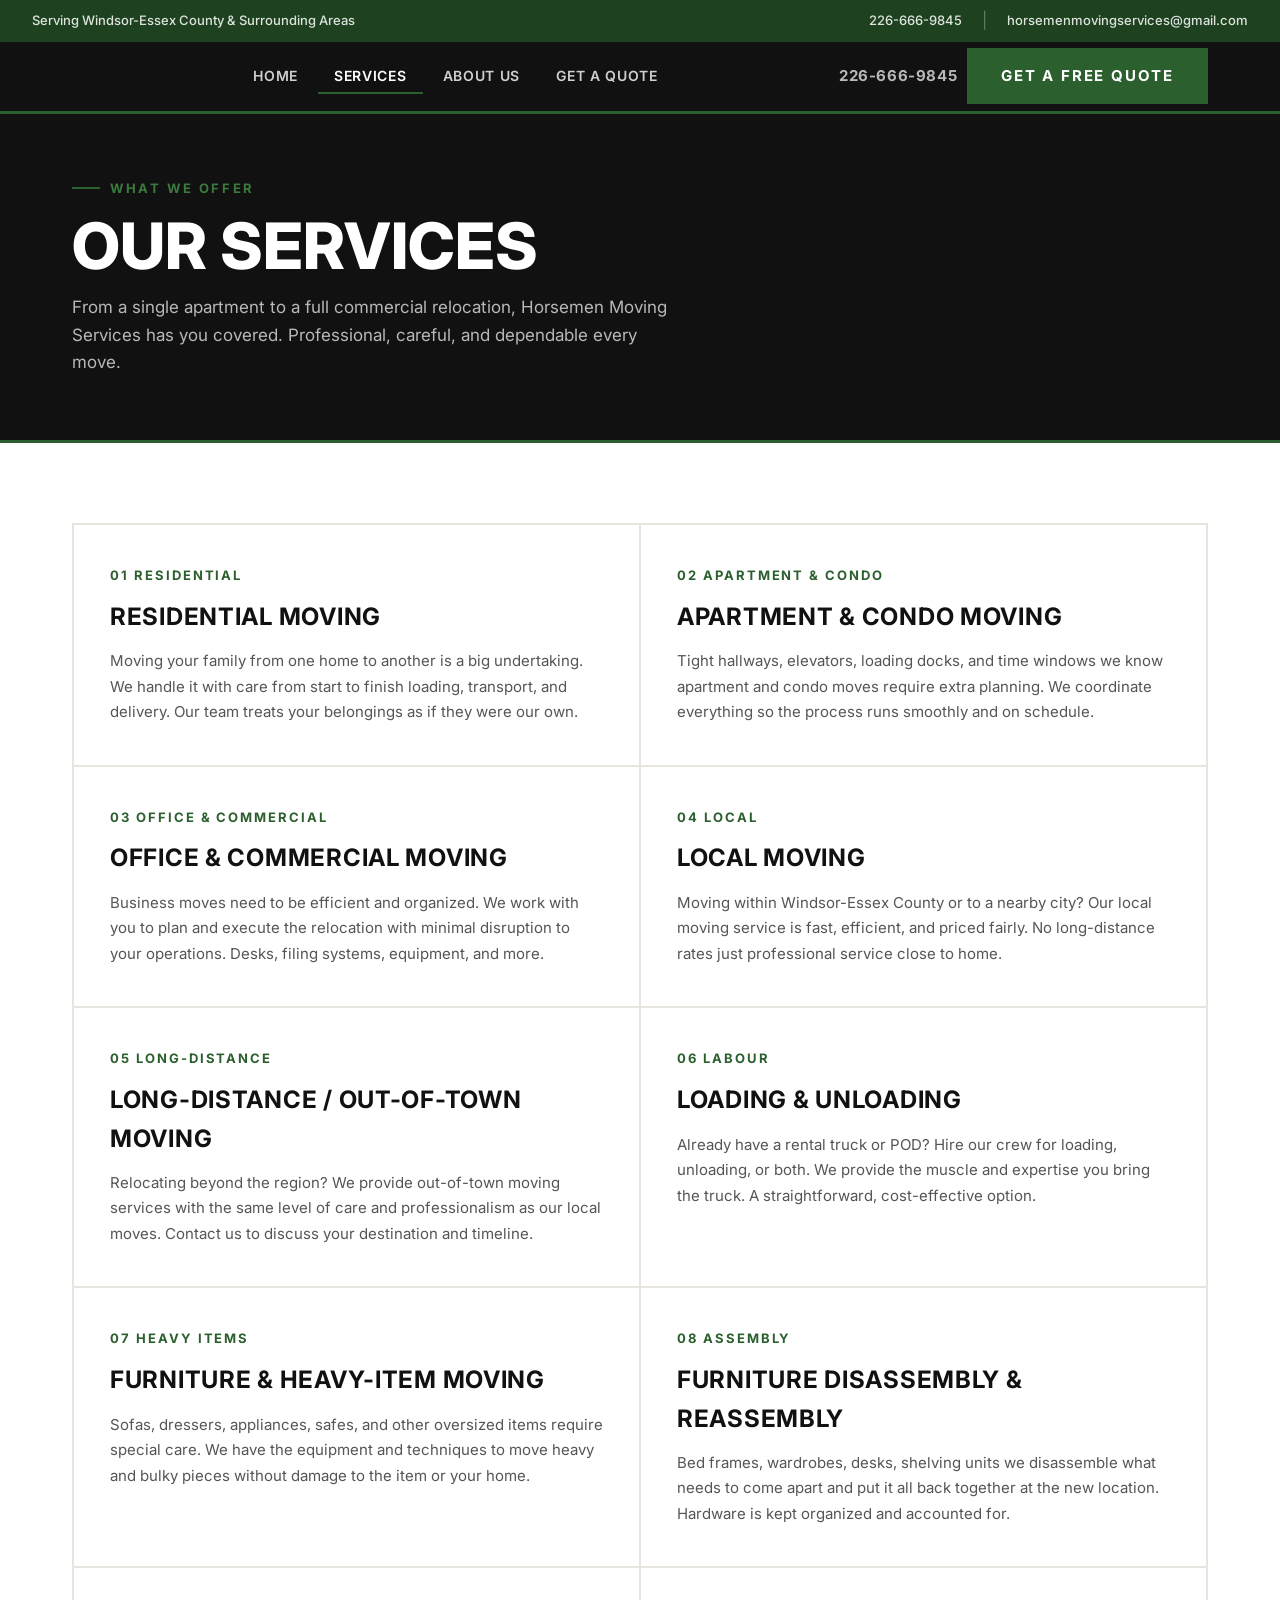
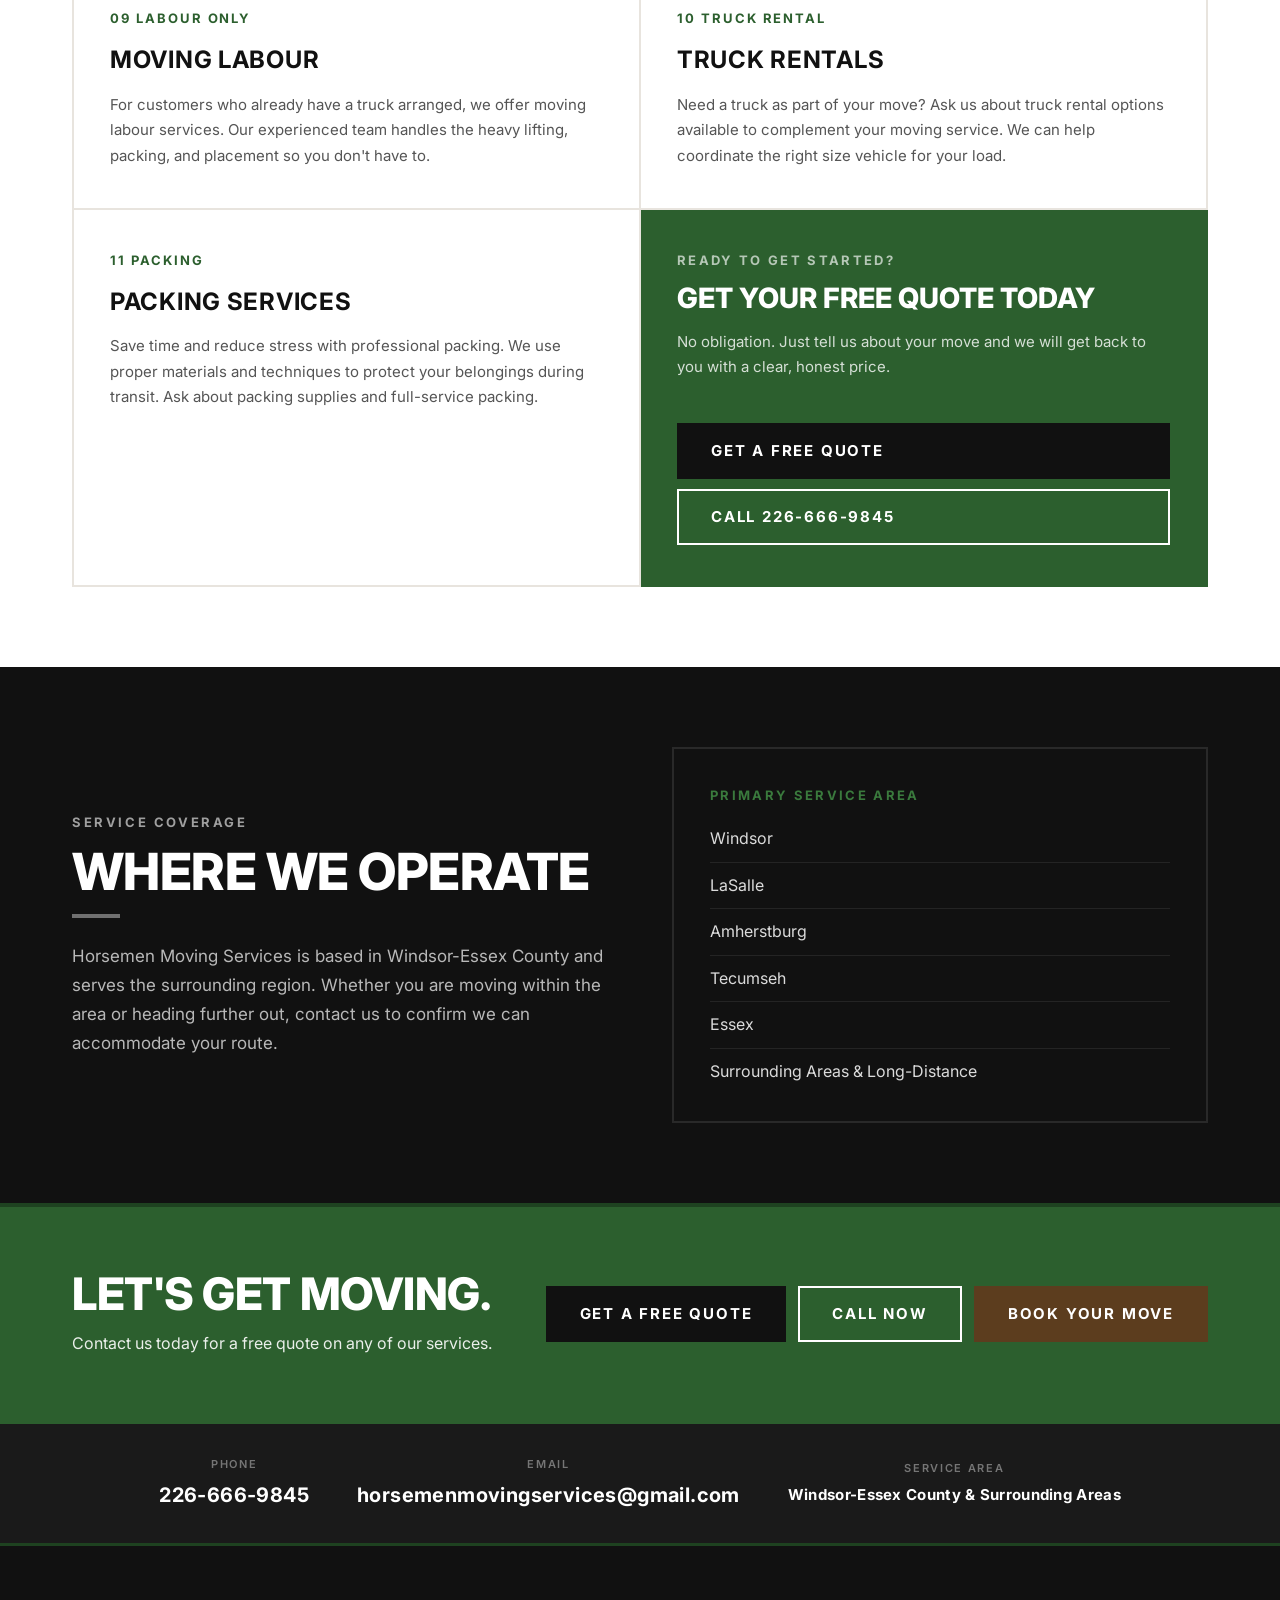
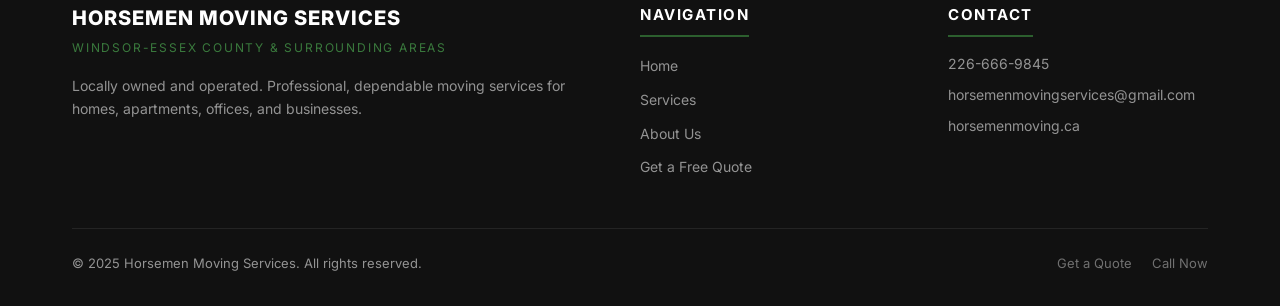
<file: services.html>
﻿<!DOCTYPE html>
<html lang="en">
<head>
  <meta charset="UTF-8" />
  <meta name="viewport" content="width=device-width, initial-scale=1.0" />
  <title>Our Services | Horsemen Moving Services</title>
  <meta name="description" content="Horsemen Moving Services offers residential, apartment, office, local, long-distance, labour-only, furniture, and packing services in Windsor-Essex County." />
  <link rel="stylesheet" href="style.css" />
</head>
<body>

  <!-- TOP BAR -->
  <div class="topbar">
    <div style="display:flex;gap:24px;align-items:center;flex-wrap:wrap;">
      <span class="topbar__item">Serving Windsor-Essex County &amp; Surrounding Areas</span>
    </div>
    <div style="display:flex;gap:20px;align-items:center;flex-wrap:wrap;">
      <span class="topbar__item"><a href="tel:2266669845">226-666-9845</a></span>
      <span class="topbar__sep">|</span>
      <span class="topbar__item"><a href="mailto:horsemenmovingservices@gmail.com">horsemenmovingservices@gmail.com</a></span>
    </div>
  </div>

  <!-- NAVIGATION -->
  <nav class="nav" id="main-nav">
    <div class="nav__inner">
      <a href="index.html" class="nav__logo" aria-label="Horsemen Moving Services Home">
        </a>
      <ul class="nav__links" role="list">
        <li><a href="index.html" class="nav__link">Home</a></li>
        <li><a href="services.html" class="nav__link active">Services</a></li>
        <li><a href="about.html" class="nav__link">About Us</a></li>
        <li><a href="quote.html" class="nav__link">Get a Quote</a></li>
      </ul>
      <div class="nav__cta">
        <a href="tel:2266669845" class="nav__phone">226-666-9845</a>
        <a href="quote.html" class="btn btn--green">Get a Free Quote</a>
      </div>
      <button class="nav__hamburger" id="hamburger" aria-label="Open menu" aria-expanded="false">
        <span></span><span></span><span></span>
      </button>
    </div>
    <div class="nav__mobile" id="mobile-menu" role="navigation">
      <a href="index.html" class="nav__link">Home</a>
      <a href="services.html" class="nav__link active">Services</a>
      <a href="about.html" class="nav__link">About Us</a>
      <a href="quote.html" class="nav__link">Get a Quote</a>
      <a href="quote.html" class="btn btn--green">Get a Free Quote</a>
      <a href="tel:2266669845" class="btn btn--outline-white">Call Now: 226-666-9845</a>
    </div>
  </nav>

  <!-- PAGE HERO -->
  <section class="page-hero">
    <div class="container">
      <span class="page-hero__eyebrow">What We Offer</span>
      <h1 class="page-hero__title">Our Services</h1>
      <p class="page-hero__body">
        From a single apartment to a full commercial relocation, Horsemen Moving Services has you covered. Professional, careful, and dependable every move.
      </p>
    </div>
  </section>

  <!-- SERVICES FULL LIST -->
  <section class="section">
    <div class="container">
      <div class="services-list">

        <div class="service-item">
          <div class="service-item__number">01 Residential</div>
          <h2 class="service-item__title">Residential Moving</h2>
          <p class="service-item__body">
            Moving your family from one home to another is a big undertaking. We handle it with care from start to finish loading, transport, and delivery. Our team treats your belongings as if they were our own.
          </p>
        </div>

        <div class="service-item">
          <div class="service-item__number">02 Apartment &amp; Condo</div>
          <h2 class="service-item__title">Apartment &amp; Condo Moving</h2>
          <p class="service-item__body">
            Tight hallways, elevators, loading docks, and time windows we know apartment and condo moves require extra planning. We coordinate everything so the process runs smoothly and on schedule.
          </p>
        </div>

        <div class="service-item">
          <div class="service-item__number">03 Office &amp; Commercial</div>
          <h2 class="service-item__title">Office &amp; Commercial Moving</h2>
          <p class="service-item__body">
            Business moves need to be efficient and organized. We work with you to plan and execute the relocation with minimal disruption to your operations. Desks, filing systems, equipment, and more.
          </p>
        </div>

        <div class="service-item">
          <div class="service-item__number">04 Local</div>
          <h2 class="service-item__title">Local Moving</h2>
          <p class="service-item__body">
            Moving within Windsor-Essex County or to a nearby city? Our local moving service is fast, efficient, and priced fairly. No long-distance rates just professional service close to home.
          </p>
        </div>

        <div class="service-item">
          <div class="service-item__number">05 Long-Distance</div>
          <h2 class="service-item__title">Long-Distance / Out-of-Town Moving</h2>
          <p class="service-item__body">
            Relocating beyond the region? We provide out-of-town moving services with the same level of care and professionalism as our local moves. Contact us to discuss your destination and timeline.
          </p>
        </div>

        <div class="service-item">
          <div class="service-item__number">06 Labour</div>
          <h2 class="service-item__title">Loading &amp; Unloading</h2>
          <p class="service-item__body">
            Already have a rental truck or POD? Hire our crew for loading, unloading, or both. We provide the muscle and expertise you bring the truck. A straightforward, cost-effective option.
          </p>
        </div>

        <div class="service-item">
          <div class="service-item__number">07 Heavy Items</div>
          <h2 class="service-item__title">Furniture &amp; Heavy-Item Moving</h2>
          <p class="service-item__body">
            Sofas, dressers, appliances, safes, and other oversized items require special care. We have the equipment and techniques to move heavy and bulky pieces without damage to the item or your home.
          </p>
        </div>

        <div class="service-item">
          <div class="service-item__number">08 Assembly</div>
          <h2 class="service-item__title">Furniture Disassembly &amp; Reassembly</h2>
          <p class="service-item__body">
            Bed frames, wardrobes, desks, shelving units we disassemble what needs to come apart and put it all back together at the new location. Hardware is kept organized and accounted for.
          </p>
        </div>

        <div class="service-item">
          <div class="service-item__number">09 Labour Only</div>
          <h2 class="service-item__title">Moving Labour</h2>
          <p class="service-item__body">
            For customers who already have a truck arranged, we offer moving labour services. Our experienced team handles the heavy lifting, packing, and placement so you don't have to.
          </p>
        </div>

        <div class="service-item">
          <div class="service-item__number">10 Truck Rental</div>
          <h2 class="service-item__title">Truck Rentals</h2>
          <p class="service-item__body">
            Need a truck as part of your move? Ask us about truck rental options available to complement your moving service. We can help coordinate the right size vehicle for your load.
          </p>
        </div>

        <div class="service-item">
          <div class="service-item__number">11 Packing</div>
          <h2 class="service-item__title">Packing Services</h2>
          <p class="service-item__body">
            Save time and reduce stress with professional packing. We use proper materials and techniques to protect your belongings during transit. Ask about packing supplies and full-service packing.
          </p>
        </div>

        <!-- Empty cell to fill grid / CTA -->
        <div class="service-item" style="background:var(--green);border-color:var(--green);display:flex;flex-direction:column;justify-content:center;gap:20px;">
          <div>
            <div style="font-family:var(--font-cond);font-size:13px;font-weight:700;letter-spacing:0.18em;text-transform:uppercase;color:rgba(255,255,255,0.65);margin-bottom:12px;">Ready to Get Started?</div>
            <h2 style="font-family:var(--font-cond);font-size:28px;font-weight:800;text-transform:uppercase;color:#fff;line-height:1.1;margin-bottom:16px;">Get Your Free Quote Today</h2>
            <p style="font-size:15px;color:rgba(255,255,255,0.8);line-height:1.65;margin-bottom:24px;">No obligation. Just tell us about your move and we will get back to you with a clear, honest price.</p>
          </div>
          <div style="display:flex;flex-direction:column;gap:10px;">
            <a href="quote.html" class="btn btn--black">Get a Free Quote</a>
            <a href="tel:2266669845" class="btn btn--outline-white">Call 226-666-9845</a>
          </div>
        </div>

      </div>
    </div>
  </section>

  <!-- AREA NOTE -->
  <section class="section section--dark" aria-labelledby="area-heading">
    <div class="container">
      <div style="display:grid;grid-template-columns:1fr 1fr;gap:64px;align-items:center;">
        <div>
          <span class="section-label section-label--light">Service Coverage</span>
          <h2 class="section-title" id="area-heading">Where We Operate</h2>
          <div class="divider divider--white"></div>
          <p class="section-body" style="color:rgba(255,255,255,0.7);">
            Horsemen Moving Services is based in Windsor-Essex County and serves the surrounding region. Whether you are moving within the area or heading further out, contact us to confirm we can accommodate your route.
          </p>
        </div>
        <div>
          <div style="border:2px solid rgba(255,255,255,0.1);padding:36px;">
            <div style="font-family:var(--font-cond);font-size:13px;font-weight:700;letter-spacing:0.18em;text-transform:uppercase;color:var(--green-light);margin-bottom:20px;">Primary Service Area</div>
            <ul style="display:flex;flex-direction:column;gap:10px;">
              <li style="font-size:16px;color:rgba(255,255,255,0.85);border-bottom:1px solid rgba(255,255,255,0.08);padding-bottom:10px;">Windsor</li>
              <li style="font-size:16px;color:rgba(255,255,255,0.85);border-bottom:1px solid rgba(255,255,255,0.08);padding-bottom:10px;">LaSalle</li>
              <li style="font-size:16px;color:rgba(255,255,255,0.85);border-bottom:1px solid rgba(255,255,255,0.08);padding-bottom:10px;">Amherstburg</li>
              <li style="font-size:16px;color:rgba(255,255,255,0.85);border-bottom:1px solid rgba(255,255,255,0.08);padding-bottom:10px;">Tecumseh</li>
              <li style="font-size:16px;color:rgba(255,255,255,0.85);border-bottom:1px solid rgba(255,255,255,0.08);padding-bottom:10px;">Essex</li>
              <li style="font-size:16px;color:rgba(255,255,255,0.85);">Surrounding Areas &amp; Long-Distance</li>
            </ul>
          </div>
        </div>
      </div>
    </div>
  </section>

  <!-- CTA BAND -->
  <div class="cta-band">
    <div class="container">
      <div class="cta-band__inner">
        <div class="cta-band__text">
          <h2 class="section-title">Let's Get Moving.</h2>
          <p class="section-body">Contact us today for a free quote on any of our services.</p>
        </div>
        <div class="cta-band__buttons">
          <a href="quote.html" class="btn btn--black">Get a Free Quote</a>
          <a href="tel:2266669845" class="btn btn--outline-white">Call Now</a>
          <a href="quote.html" class="btn btn--brown">Book Your Move</a>
        </div>
      </div>
    </div>
  </div>

  <!-- CONTACT STRIP -->
  <div class="contact-strip">
    <div class="contact-strip__inner">
      <div class="contact-item">
        <span class="contact-item__label">Phone</span>
        <span class="contact-item__value"><a href="tel:2266669845">226-666-9845</a></span>
      </div>
      <div class="contact-item">
        <span class="contact-item__label">Email</span>
        <span class="contact-item__value"><a href="mailto:horsemenmovingservices@gmail.com">horsemenmovingservices@gmail.com</a></span>
      </div>
      <div class="contact-item">
        <span class="contact-item__label">Service Area</span>
        <span class="contact-item__value" style="font-size:15px;">Windsor-Essex County &amp; Surrounding Areas</span>
      </div>
    </div>
  </div>

  <!-- FOOTER -->
  <footer class="footer">
    <div class="container">
      <div class="footer__grid">
        <div class="footer__brand">
        <div class="footer__brand-name">Horsemen Moving Services</div>
          <div class="footer__brand-sub">Windsor-Essex County &amp; Surrounding Areas</div>
          <p class="footer__brand-body">Locally owned and operated. Professional, dependable moving services for homes, apartments, offices, and businesses.</p>
        </div>
        <div>
          <span class="footer__col-title">Navigation</span>
          <ul class="footer__links">
            <li><a href="index.html">Home</a></li>
            <li><a href="services.html">Services</a></li>
            <li><a href="about.html">About Us</a></li>
            <li><a href="quote.html">Get a Free Quote</a></li>
          </ul>
        </div>
        <div>
          <span class="footer__col-title">Contact</span>
          <ul class="footer__contact-list">
            <li class="footer__contact-item"><a href="tel:2266669845">226-666-9845</a></li>
            <li class="footer__contact-item"><a href="mailto:horsemenmovingservices@gmail.com">horsemenmovingservices@gmail.com</a></li>
            <li class="footer__contact-item"><a href="https://horsemenmoving.ca" target="_blank" rel="noopener">horsemenmoving.ca</a></li>
          </ul>
        </div>
      </div>
      <div class="footer__bottom">
        <span class="footer__copy">&copy; 2025 Horsemen Moving Services. All rights reserved.</span>
        <div class="footer__bottom-links">
          <a href="quote.html">Get a Quote</a>
          <a href="tel:2266669845">Call Now</a>
        </div>
      </div>
    </div>
  </footer>

  <script>
    const hamburger = document.getElementById('hamburger');
    const mobileMenu = document.getElementById('mobile-menu');
    hamburger.addEventListener('click', function () {
      const isOpen = mobileMenu.classList.toggle('open');
      hamburger.setAttribute('aria-expanded', isOpen ? 'true' : 'false');
    });
    document.addEventListener('click', function (e) {
      if (!hamburger.contains(e.target) && !mobileMenu.contains(e.target)) {
        mobileMenu.classList.remove('open');
        hamburger.setAttribute('aria-expanded', 'false');
      }
    });
  </script>

</body>
</html>
</file>
<file: style.css>
/* ============================================================
   HORSEMEN MOVING SERVICES — Global Stylesheet
   Colors: Forest Green #2C5F2E | Dark Brown #5C3D1E | Black #111
   ============================================================ */

@import url('https://fonts.googleapis.com/css2?family=Inter:wght@400;500;600;700;800;900&display=swap');

/* === RESET & BASE === */
*, *::before, *::after {
  box-sizing: border-box;
  margin: 0;
  padding: 0;
}

:root {
  --green:       #2C5F2E;
  --green-dark:  #1e4220;
  --green-light: #3a7a3d;
  --brown:       #5C3D1E;
  --brown-dark:  #3e2910;
  --black:       #111111;
  --off-black:   #1a1a1a;
  --white:       #ffffff;
  --off-white:   #f5f3ef;
  --light-gray:  #e8e4de;
  --mid-gray:    #999;
  --text-body:   #2a2a2a;

  --font-main:   'Inter', sans-serif;
  --font-cond:   'Inter', sans-serif;

  --nav-h:       72px;
  --section-pad: 80px 0;
  --max-w:       1200px;
  --border:      2px solid var(--black);
}

html {
  scroll-behavior: smooth;
}

body {
  font-family: var(--font-main);
  color: var(--text-body);
  background: var(--white);
  line-height: 1.6;
  font-size: 16px;
}

img {
  display: block;
  max-width: 100%;
}

a {
  text-decoration: none;
  color: inherit;
}

ul {
  list-style: none;
}

/* === UTILITY === */
.container {
  max-width: var(--max-w);
  margin: 0 auto;
  padding: 0 32px;
}

.section {
  padding: var(--section-pad);
}

.section--dark {
  background: var(--black);
  color: var(--white);
}

.section--green {
  background: var(--green);
  color: var(--white);
}

.section--brown {
  background: var(--brown);
  color: var(--white);
}

.section--offwhite {
  background: var(--off-white);
}

.section-label {
  font-family: var(--font-cond);
  font-size: 13px;
  font-weight: 700;
  letter-spacing: 0.2em;
  text-transform: uppercase;
  margin-bottom: 12px;
  display: block;
}

.section-label--green { color: var(--green); }
.section-label--brown { color: var(--brown); }
.section-label--light { color: rgba(255,255,255,0.6); }

.section-title {
  font-family: var(--font-cond);
  font-size: clamp(32px, 4vw, 52px);
  font-weight: 800;
  line-height: 1.05;
  letter-spacing: -0.01em;
  text-transform: uppercase;
}

.section-body {
  font-size: 17px;
  line-height: 1.7;
  max-width: 640px;
}

/* === BUTTONS === */
.btn {
  display: inline-block;
  font-family: var(--font-cond);
  font-weight: 700;
  font-size: 15px;
  letter-spacing: 0.12em;
  text-transform: uppercase;
  padding: 14px 32px;
  border: 2px solid transparent;
  cursor: pointer;
  transition: background 0.18s ease, color 0.18s ease, border-color 0.18s ease;
  white-space: nowrap;
}

.btn--green {
  background: var(--green);
  color: var(--white);
  border-color: var(--green);
}
.btn--green:hover {
  background: var(--green-dark);
  border-color: var(--green-dark);
}

.btn--brown {
  background: var(--brown);
  color: var(--white);
  border-color: var(--brown);
}
.btn--brown:hover {
  background: var(--brown-dark);
  border-color: var(--brown-dark);
}

.btn--black {
  background: var(--black);
  color: var(--white);
  border-color: var(--black);
}
.btn--black:hover {
  background: var(--off-black);
}

.btn--outline-white {
  background: transparent;
  color: var(--white);
  border-color: var(--white);
}
.btn--outline-white:hover {
  background: var(--white);
  color: var(--black);
}

.btn--outline-green {
  background: transparent;
  color: var(--green);
  border-color: var(--green);
}
.btn--outline-green:hover {
  background: var(--green);
  color: var(--white);
}

/* === DIVIDER === */
.divider {
  width: 48px;
  height: 4px;
  background: var(--green);
  margin: 16px 0 24px;
}
.divider--brown { background: var(--brown); }
.divider--white { background: rgba(255,255,255,0.4); }

/* ============================================================
   NAVIGATION
   ============================================================ */
.nav {
  position: sticky;
  top: 0;
  z-index: 100;
  background: var(--black);
  height: var(--nav-h);
  border-bottom: 3px solid var(--green);
}

.nav__inner {
  max-width: var(--max-w);
  margin: 0 auto;
  padding: 0 32px;
  height: 100%;
  display: flex;
  align-items: center;
  justify-content: space-between;
  gap: 24px;
}

.nav__logo {
  display: flex;
  align-items: center;
  gap: 12px;
  flex-shrink: 0;
}

.nav__logo img {
  height: 48px;
  width: auto;
  object-fit: contain;
}

.nav__logo-text {
  display: flex;
  flex-direction: column;
  line-height: 1.1;
}

.nav__logo-name {
  font-family: var(--font-cond);
  font-size: 20px;
  font-weight: 800;
  color: var(--white);
  letter-spacing: 0.05em;
  text-transform: uppercase;
}

.nav__logo-sub {
  font-family: var(--font-main);
  font-size: 11px;
  font-weight: 500;
  color: var(--green-light);
  letter-spacing: 0.15em;
  text-transform: uppercase;
}

.nav__links {
  display: flex;
  align-items: center;
  gap: 4px;
}

.nav__link {
  font-family: var(--font-main);
  font-size: 14px;
  font-weight: 600;
  letter-spacing: 0.05em;
  text-transform: uppercase;
  color: rgba(255,255,255,0.8);
  padding: 8px 16px;
  transition: color 0.15s;
}

.nav__link:hover,
.nav__link.active {
  color: var(--white);
}

.nav__link.active {
  border-bottom: 2px solid var(--green);
}

.nav__cta {
  display: flex;
  align-items: center;
  gap: 10px;
  flex-shrink: 0;
}

.nav__phone {
  font-family: var(--font-cond);
  font-size: 15px;
  font-weight: 700;
  color: rgba(255,255,255,0.7);
  letter-spacing: 0.04em;
  transition: color 0.15s;
}

.nav__phone:hover {
  color: var(--white);
}

/* Mobile nav toggle */
.nav__hamburger {
  display: none;
  flex-direction: column;
  gap: 5px;
  cursor: pointer;
  padding: 8px;
  background: none;
  border: none;
}

.nav__hamburger span {
  display: block;
  width: 26px;
  height: 2px;
  background: var(--white);
  transition: transform 0.2s, opacity 0.2s;
}

.nav__mobile {
  display: none;
  position: absolute;
  top: var(--nav-h);
  left: 0;
  right: 0;
  background: var(--black);
  border-top: 1px solid rgba(255,255,255,0.1);
  padding: 16px 32px 24px;
  flex-direction: column;
  gap: 4px;
}

.nav__mobile .nav__link {
  display: block;
  padding: 12px 0;
  border-bottom: 1px solid rgba(255,255,255,0.08);
  font-size: 15px;
}

.nav__mobile .btn {
  margin-top: 12px;
  text-align: center;
}

/* ============================================================
   TOP BAR
   ============================================================ */
.topbar {
  background: var(--green-dark);
  padding: 8px 32px;
  display: flex;
  justify-content: space-between;
  align-items: center;
  gap: 16px;
  flex-wrap: wrap;
}

.topbar__item {
  font-size: 13px;
  font-weight: 500;
  color: rgba(255,255,255,0.85);
  display: flex;
  align-items: center;
  gap: 6px;
}

.topbar__item a:hover {
  color: var(--white);
}

.topbar__sep {
  color: rgba(255,255,255,0.3);
}

/* ============================================================
   HERO
   ============================================================ */
.hero {
  background: var(--black);
  color: var(--white);
  min-height: calc(100vh - var(--nav-h) - 36px);
  display: grid;
  grid-template-columns: 1fr 1fr;
  position: relative;
  overflow: hidden;
}

.hero__content {
  padding: 80px 64px 80px 64px;
  display: flex;
  flex-direction: column;
  justify-content: center;
  position: relative;
  z-index: 2;
  border-right: 3px solid var(--green);
}

.hero__eyebrow {
  font-family: var(--font-cond);
  font-size: 13px;
  font-weight: 700;
  letter-spacing: 0.25em;
  text-transform: uppercase;
  color: var(--green-light);
  margin-bottom: 20px;
  display: flex;
  align-items: center;
  gap: 12px;
}

.hero__eyebrow::before {
  content: '';
  display: block;
  width: 32px;
  height: 2px;
  background: var(--green);
}

.hero__title {
  font-family: var(--font-cond);
  font-size: clamp(48px, 6vw, 80px);
  font-weight: 800;
  line-height: 1.0;
  text-transform: uppercase;
  letter-spacing: -0.01em;
  margin-bottom: 24px;
}

.hero__title em {
  color: var(--green-light);
  font-style: normal;
}

.hero__body {
  font-size: 18px;
  line-height: 1.65;
  color: rgba(255,255,255,0.75);
  max-width: 520px;
  margin-bottom: 40px;
}

.hero__buttons {
  display: flex;
  flex-wrap: wrap;
  gap: 12px;
}

.hero__area {
  margin-top: 48px;
  padding-top: 24px;
  border-top: 1px solid rgba(255,255,255,0.12);
  font-size: 14px;
  color: rgba(255,255,255,0.5);
  display: flex;
  align-items: center;
  gap: 8px;
}

.hero__area strong {
  color: rgba(255,255,255,0.8);
  font-weight: 600;
}

.hero__image {
  position: relative;
  overflow: hidden;
}

.hero__image img {
  width: 100%;
  height: 100%;
  object-fit: cover;
  display: block;
  filter: brightness(0.7);
}

.hero__image-overlay {
  position: absolute;
  inset: 0;
  background: linear-gradient(to right, rgba(0,0,0,0.4) 0%, transparent 60%);
}

/* ============================================================
   TRUST BAR
   ============================================================ */
.trust-bar {
  background: var(--green);
  padding: 28px 0;
  border-top: none;
}

.trust-bar__inner {
  display: flex;
  justify-content: center;
  align-items: center;
  gap: 0;
  flex-wrap: wrap;
}

.trust-bar__item {
  display: flex;
  flex-direction: column;
  align-items: center;
  text-align: center;
  padding: 8px 40px;
  border-right: 1px solid rgba(255,255,255,0.2);
}

.trust-bar__item:last-child {
  border-right: none;
}

.trust-bar__label {
  font-family: var(--font-cond);
  font-size: 22px;
  font-weight: 800;
  color: var(--white);
  line-height: 1;
  letter-spacing: 0.02em;
}

.trust-bar__sub {
  font-size: 12px;
  font-weight: 500;
  color: rgba(255,255,255,0.75);
  text-transform: uppercase;
  letter-spacing: 0.1em;
  margin-top: 4px;
}

/* ============================================================
   SERVICES GRID
   ============================================================ */
.services-grid {
  display: grid;
  grid-template-columns: repeat(3, 1fr);
  gap: 0;
  border-top: 3px solid var(--black);
  border-left: 3px solid var(--black);
}

.service-card {
  padding: 36px 32px;
  border-right: 3px solid var(--black);
  border-bottom: 3px solid var(--black);
  background: var(--white);
  transition: background 0.18s ease;
}

.service-card:hover {
  background: var(--off-white);
}

.service-card__icon {
  width: 44px;
  height: 44px;
  margin-bottom: 20px;
  display: flex;
  align-items: center;
  justify-content: center;
}

.service-card__icon svg {
  width: 100%;
  height: 100%;
  fill: var(--green);
}

.service-card__title {
  font-family: var(--font-cond);
  font-size: 20px;
  font-weight: 700;
  text-transform: uppercase;
  letter-spacing: 0.03em;
  margin-bottom: 10px;
  color: var(--black);
}

.service-card__body {
  font-size: 15px;
  line-height: 1.65;
  color: #555;
}

/* ============================================================
   WHY US / FEATURE BLOCKS
   ============================================================ */
.features {
  display: grid;
  grid-template-columns: 1fr 1fr;
  gap: 0;
}

.feature-block {
  padding: 56px 48px;
  border-bottom: 2px solid rgba(255,255,255,0.1);
}

.feature-block:nth-child(odd) {
  border-right: 2px solid rgba(255,255,255,0.1);
}

.feature-block__num {
  font-family: var(--font-cond);
  font-size: 60px;
  font-weight: 800;
  line-height: 1;
  color: rgba(255,255,255,0.22);
  margin-bottom: 8px;
  letter-spacing: -0.03em;
}

.feature-block__title {
  font-family: var(--font-cond);
  font-size: 22px;
  font-weight: 700;
  text-transform: uppercase;
  letter-spacing: 0.04em;
  color: var(--white);
  margin-bottom: 12px;
}

.feature-block__body {
  font-size: 15px;
  line-height: 1.65;
  color: rgba(255,255,255,0.65);
}

/* ============================================================
   CTA BAND
   ============================================================ */
.cta-band {
  background: var(--green);
  padding: 64px 0;
  border-top: 4px solid var(--green-dark);
}

.cta-band__inner {
  display: flex;
  justify-content: space-between;
  align-items: center;
  gap: 32px;
  flex-wrap: wrap;
}

.cta-band__text .section-title {
  font-size: clamp(28px, 3.5vw, 46px);
  color: var(--white);
}

.cta-band__text .section-body {
  margin-top: 12px;
  color: rgba(255,255,255,0.9);
  font-size: 16px;
}

.cta-band__buttons {
  display: flex;
  gap: 12px;
  flex-shrink: 0;
  flex-wrap: wrap;
}

/* ============================================================
   CONTACT STRIP
   ============================================================ */
.contact-strip {
  background: var(--off-black);
  padding: 32px 0;
  border-top: 3px solid var(--green);
}

.contact-strip__inner {
  display: flex;
  justify-content: center;
  align-items: center;
  gap: 48px;
  flex-wrap: wrap;
}

.contact-item {
  display: flex;
  flex-direction: column;
  align-items: center;
  text-align: center;
}

.contact-item__label {
  font-size: 11px;
  font-weight: 600;
  text-transform: uppercase;
  letter-spacing: 0.15em;
  color: rgba(255,255,255,0.4);
  margin-bottom: 6px;
}

.contact-item__value {
  font-family: var(--font-cond);
  font-size: 20px;
  font-weight: 700;
  color: var(--white);
  letter-spacing: 0.02em;
}

.contact-item__value a:hover {
  color: var(--green-light);
}

/* ============================================================
   FOOTER
   ============================================================ */
.footer {
  background: var(--black);
  color: rgba(255,255,255,0.55);
  padding: 56px 0 32px;
  border-top: 3px solid var(--green-dark);
}

.footer__grid {
  display: grid;
  grid-template-columns: 2fr 1fr 1fr;
  gap: 48px;
  margin-bottom: 48px;
}

.footer__brand img {
  height: 56px;
  width: auto;
  object-fit: contain;
  margin-bottom: 16px;
}

.footer__brand-name {
  font-family: var(--font-cond);
  font-size: 20px;
  font-weight: 800;
  color: var(--white);
  text-transform: uppercase;
  letter-spacing: 0.05em;
  margin-bottom: 4px;
}

.footer__brand-sub {
  font-size: 12px;
  color: var(--green-light);
  text-transform: uppercase;
  letter-spacing: 0.15em;
  margin-bottom: 16px;
}

.footer__brand-body {
  font-size: 14px;
  line-height: 1.65;
}

.footer__col-title {
  font-family: var(--font-cond);
  font-size: 15px;
  font-weight: 700;
  text-transform: uppercase;
  letter-spacing: 0.1em;
  color: var(--white);
  margin-bottom: 16px;
  padding-bottom: 8px;
  border-bottom: 2px solid var(--green);
  display: inline-block;
}

.footer__links {
  display: flex;
  flex-direction: column;
  gap: 8px;
}

.footer__links a {
  font-size: 14px;
  color: rgba(255,255,255,0.55);
  transition: color 0.15s;
}

.footer__links a:hover {
  color: var(--green-light);
}

.footer__contact-list {
  display: flex;
  flex-direction: column;
  gap: 10px;
}

.footer__contact-item {
  font-size: 14px;
  line-height: 1.5;
}

.footer__contact-item a {
  color: rgba(255,255,255,0.55);
  transition: color 0.15s;
}

.footer__contact-item a:hover {
  color: var(--green-light);
}

.footer__bottom {
  border-top: 1px solid rgba(255,255,255,0.08);
  padding-top: 24px;
  display: flex;
  justify-content: space-between;
  align-items: center;
  flex-wrap: wrap;
  gap: 12px;
}

.footer__copy {
  font-size: 13px;
}

.footer__bottom-links {
  display: flex;
  gap: 20px;
}

.footer__bottom-links a {
  font-size: 13px;
  color: rgba(255,255,255,0.4);
  transition: color 0.15s;
}

.footer__bottom-links a:hover {
  color: var(--white);
}

/* ============================================================
   PAGE HERO (inner pages)
   ============================================================ */
.page-hero {
  background: var(--black);
  color: var(--white);
  padding: 64px 0;
  border-bottom: 3px solid var(--green);
}

.page-hero__eyebrow {
  font-family: var(--font-cond);
  font-size: 13px;
  font-weight: 700;
  letter-spacing: 0.2em;
  text-transform: uppercase;
  color: var(--green-light);
  margin-bottom: 16px;
  display: flex;
  align-items: center;
  gap: 10px;
}

.page-hero__eyebrow::before {
  content: '';
  display: block;
  width: 28px;
  height: 2px;
  background: var(--green);
}

.page-hero__title {
  font-family: var(--font-cond);
  font-size: clamp(40px, 5vw, 68px);
  font-weight: 800;
  text-transform: uppercase;
  line-height: 1.0;
  margin-bottom: 16px;
}

.page-hero__body {
  font-size: 17px;
  color: rgba(255,255,255,0.7);
  max-width: 600px;
}

/* ============================================================
   SERVICES PAGE — FULL LIST
   ============================================================ */
.services-list {
  display: grid;
  grid-template-columns: 1fr 1fr;
  gap: 0;
  border-top: 2px solid var(--light-gray);
  border-left: 2px solid var(--light-gray);
}

.service-item {
  padding: 40px 36px;
  border-right: 2px solid var(--light-gray);
  border-bottom: 2px solid var(--light-gray);
}

.service-item__number {
  font-family: var(--font-cond);
  font-size: 13px;
  font-weight: 700;
  letter-spacing: 0.15em;
  color: var(--green);
  margin-bottom: 12px;
  text-transform: uppercase;
}

.service-item__title {
  font-family: var(--font-cond);
  font-size: 24px;
  font-weight: 700;
  text-transform: uppercase;
  letter-spacing: 0.03em;
  margin-bottom: 12px;
  color: var(--black);
}

.service-item__body {
  font-size: 15px;
  line-height: 1.7;
  color: #555;
}

/* ============================================================
   ABOUT PAGE
   ============================================================ */
.about-split {
  display: grid;
  grid-template-columns: 1fr 1fr;
  gap: 0;
}

.about-split__image {
  position: relative;
  min-height: 480px;
  overflow: hidden;
}

.about-split__image img {
  width: 100%;
  height: 100%;
  object-fit: cover;
  display: block;
}

.about-split__content {
  padding: 72px 64px;
  display: flex;
  flex-direction: column;
  justify-content: center;
}

.about-split__content .section-body {
  margin-top: 20px;
}

.about-split__content .section-body + .section-body {
  margin-top: 16px;
}

.values-grid {
  display: grid;
  grid-template-columns: repeat(3, 1fr);
  gap: 0;
  border-top: 2px solid var(--black);
  border-left: 2px solid var(--black);
}

.value-card {
  padding: 40px 32px;
  border-right: 2px solid var(--black);
  border-bottom: 2px solid var(--black);
  background: var(--white);
}

.value-card__title {
  font-family: var(--font-cond);
  font-size: 20px;
  font-weight: 700;
  text-transform: uppercase;
  letter-spacing: 0.04em;
  color: var(--white);
  margin-bottom: 10px;
}

.value-card__body {
  font-size: 15px;
  line-height: 1.65;
  color: rgba(255,255,255,0.7);
}

/* ============================================================
   QUOTE PAGE — FORM
   ============================================================ */
.quote-layout {
  display: grid;
  grid-template-columns: 1fr 380px;
  gap: 0;
  align-items: start;
}

.quote-form-wrap {
  padding: 64px 56px 64px 0;
  border-right: 2px solid var(--light-gray);
}

.quote-sidebar {
  padding: 64px 0 64px 48px;
}

.form-section-title {
  font-family: var(--font-cond);
  font-size: 13px;
  font-weight: 700;
  letter-spacing: 0.18em;
  text-transform: uppercase;
  color: var(--green);
  margin: 32px 0 16px;
  padding-top: 24px;
  border-top: 1px solid var(--light-gray);
}

.form-section-title:first-child {
  margin-top: 0;
  padding-top: 0;
  border-top: none;
}

.form-row {
  display: grid;
  grid-template-columns: 1fr 1fr;
  gap: 16px;
}

.form-group {
  display: flex;
  flex-direction: column;
  gap: 6px;
  margin-bottom: 16px;
}

.form-group label {
  font-size: 13px;
  font-weight: 600;
  text-transform: uppercase;
  letter-spacing: 0.08em;
  color: #444;
}

.form-group input,
.form-group select,
.form-group textarea {
  width: 100%;
  padding: 12px 16px;
  border: 2px solid var(--light-gray);
  background: var(--white);
  font-family: var(--font-main);
  font-size: 15px;
  color: var(--text-body);
  outline: none;
  transition: border-color 0.15s;
  border-radius: 0;
  appearance: none;
  -webkit-appearance: none;
}

.form-group input:focus,
.form-group select:focus,
.form-group textarea:focus {
  border-color: var(--green);
}

.form-group textarea {
  resize: vertical;
  min-height: 100px;
}

.form-group select {
  background-image: url("data:image/svg+xml,%3Csvg xmlns='http://www.w3.org/2000/svg' width='12' height='8' viewBox='0 0 12 8'%3E%3Cpath d='M1 1l5 5 5-5' stroke='%23555' stroke-width='1.5' fill='none' stroke-linecap='square'/%3E%3C/svg%3E");
  background-repeat: no-repeat;
  background-position: right 16px center;
  padding-right: 40px;
}

.upload-area {
  border: 2px dashed var(--light-gray);
  padding: 32px 24px;
  text-align: center;
  cursor: pointer;
  transition: border-color 0.15s, background 0.15s;
}

.upload-area:hover {
  border-color: var(--green);
  background: rgba(44,95,46,0.03);
}

.upload-area__title {
  font-family: var(--font-cond);
  font-size: 16px;
  font-weight: 700;
  text-transform: uppercase;
  color: var(--black);
  margin-bottom: 6px;
  letter-spacing: 0.05em;
}

.upload-area__sub {
  font-size: 13px;
  color: var(--mid-gray);
}

.upload-area input[type="file"] {
  display: none;
}

.form-submit {
  margin-top: 24px;
}

.form-submit .btn {
  width: 100%;
  text-align: center;
  padding: 18px 32px;
  font-size: 16px;
}

.form-note {
  margin-top: 12px;
  font-size: 13px;
  color: var(--mid-gray);
  text-align: center;
}

/* Sidebar info cards */
.sidebar-card {
  padding: 28px 24px;
  border: 2px solid var(--light-gray);
  margin-bottom: 16px;
}

.sidebar-card--green {
  background: var(--green);
  border-color: var(--green);
  color: var(--white);
}

.sidebar-card__title {
  font-family: var(--font-cond);
  font-size: 16px;
  font-weight: 700;
  text-transform: uppercase;
  letter-spacing: 0.06em;
  margin-bottom: 12px;
}

.sidebar-card--green .sidebar-card__title {
  color: var(--white);
}

.sidebar-card__body {
  font-size: 14px;
  line-height: 1.65;
  color: #555;
}

.sidebar-card--green .sidebar-card__body {
  color: rgba(255,255,255,0.8);
}

.sidebar-card__contact {
  display: flex;
  flex-direction: column;
  gap: 10px;
  margin-top: 12px;
}

.sidebar-card__contact a {
  font-family: var(--font-cond);
  font-size: 18px;
  font-weight: 700;
  color: var(--white);
  letter-spacing: 0.02em;
}

.sidebar-card__contact a:hover {
  color: rgba(255,255,255,0.8);
}

/* ============================================================
   RESPONSIVE
   ============================================================ */
@media (max-width: 1024px) {
  .hero {
    grid-template-columns: 1fr;
    min-height: auto;
  }

  .hero__content {
    padding: 64px 32px;
    border-right: none;
    border-bottom: 3px solid var(--green);
  }

  .hero__image {
    height: 380px;
  }

  .services-grid {
    grid-template-columns: repeat(2, 1fr);
  }

  .features {
    grid-template-columns: 1fr;
  }

  .feature-block:nth-child(odd) {
    border-right: none;
  }

  .about-split {
    grid-template-columns: 1fr;
  }

  .about-split__image {
    min-height: 320px;
  }

  .about-split__content {
    padding: 48px 32px;
  }

  .values-grid {
    grid-template-columns: repeat(2, 1fr);
  }

  .quote-layout {
    grid-template-columns: 1fr;
  }

  .quote-form-wrap {
    padding: 48px 0;
    border-right: none;
    border-bottom: 2px solid var(--light-gray);
  }

  .quote-sidebar {
    padding: 40px 0;
  }

  .footer__grid {
    grid-template-columns: 1fr 1fr;
  }
}

@media (max-width: 768px) {
  :root {
    --nav-h: 64px;
    --section-pad: 56px 0;
  }

  .topbar {
    display: none;
  }

  .nav__links,
  .nav__phone,
  .nav__cta .btn {
    display: none;
  }

  .nav__hamburger {
    display: flex;
  }

  .nav__mobile.open {
    display: flex;
  }

  .container {
    padding: 0 20px;
  }

  .hero__content {
    padding: 48px 20px;
  }

  .services-grid {
    grid-template-columns: 1fr;
  }

  .services-list {
    grid-template-columns: 1fr;
  }

  .cta-band__inner {
    flex-direction: column;
    text-align: center;
  }

  .cta-band__buttons {
    justify-content: center;
  }

  .contact-strip__inner {
    gap: 24px;
  }

  .footer__grid {
    grid-template-columns: 1fr;
  }

  .trust-bar__inner {
    gap: 0;
  }

  .trust-bar__item {
    padding: 12px 20px;
    min-width: 50%;
  }

  .trust-bar__item:nth-child(even) {
    border-right: none;
  }

  .values-grid {
    grid-template-columns: 1fr;
  }

  .about-split__content {
    padding: 40px 20px;
  }

  .form-row {
    grid-template-columns: 1fr;
  }

  .footer__bottom {
    flex-direction: column;
    align-items: flex-start;
    gap: 8px;
  }
}
</file>
